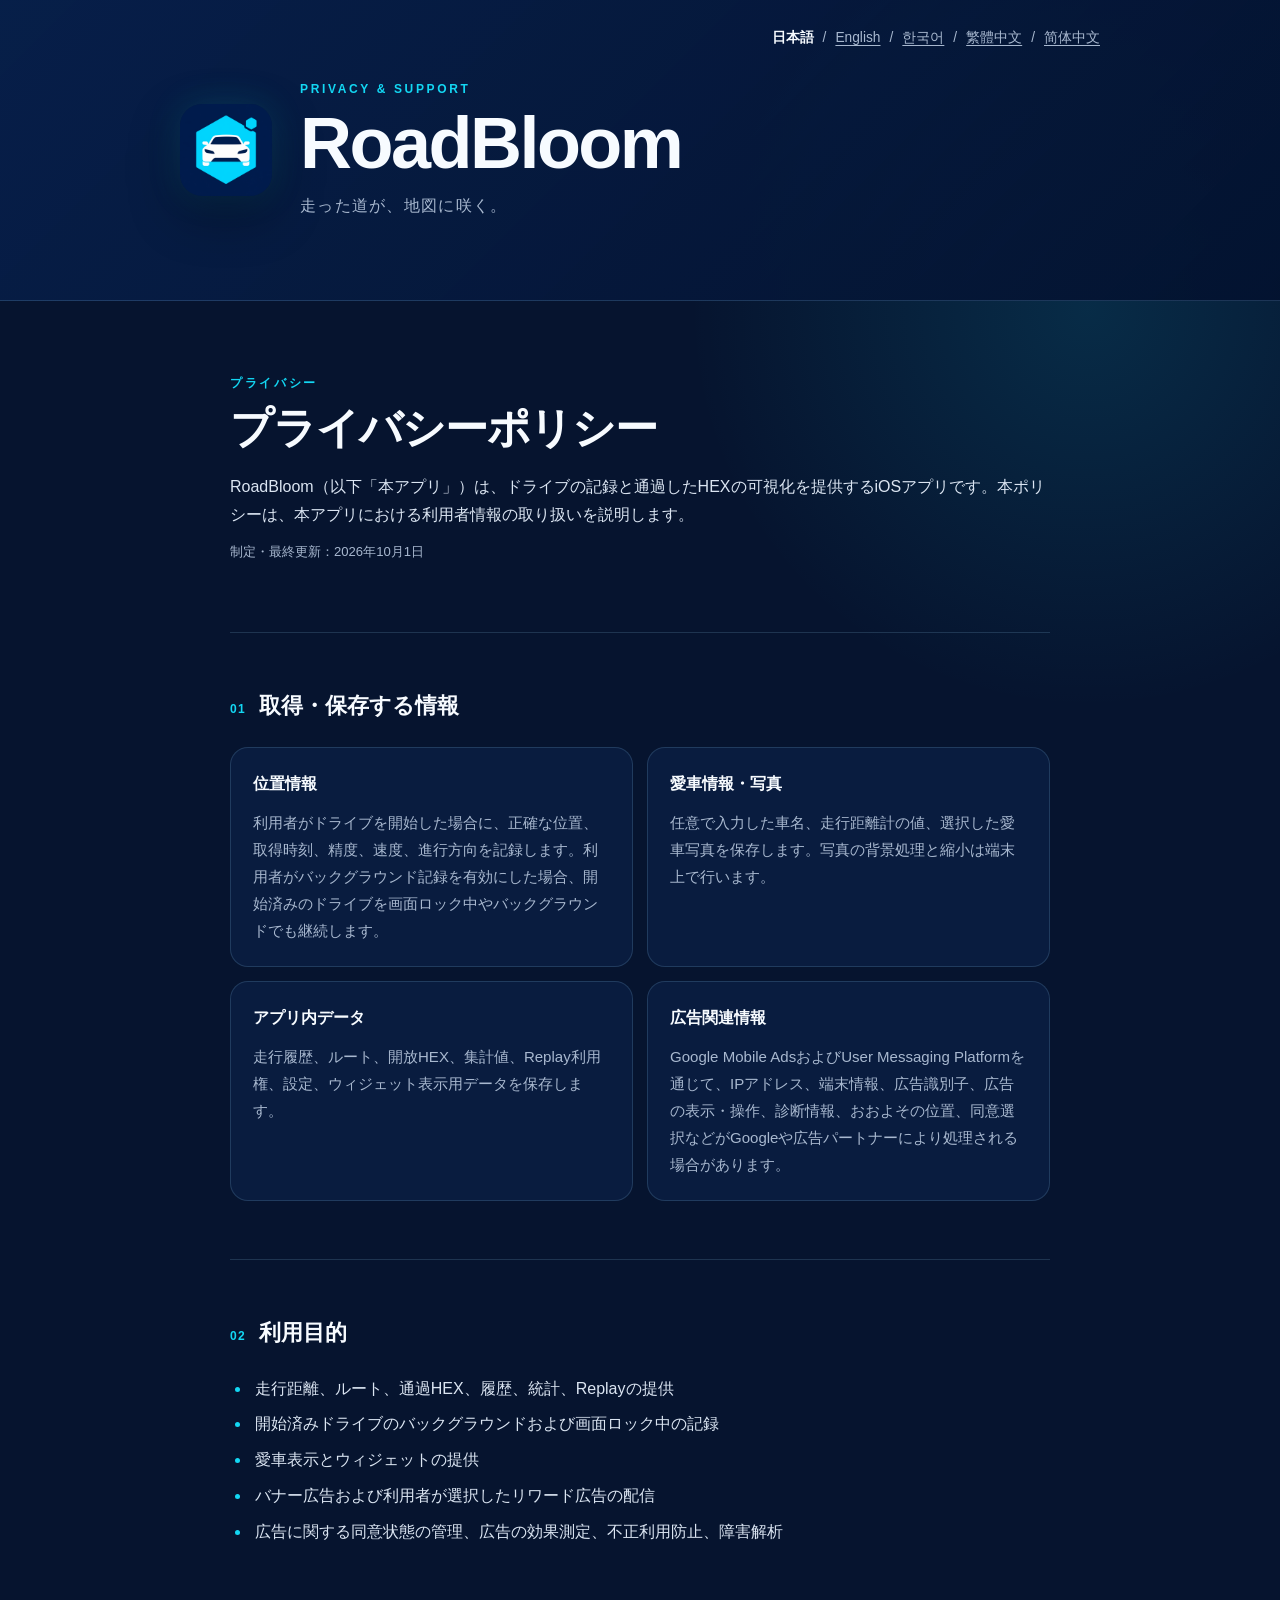
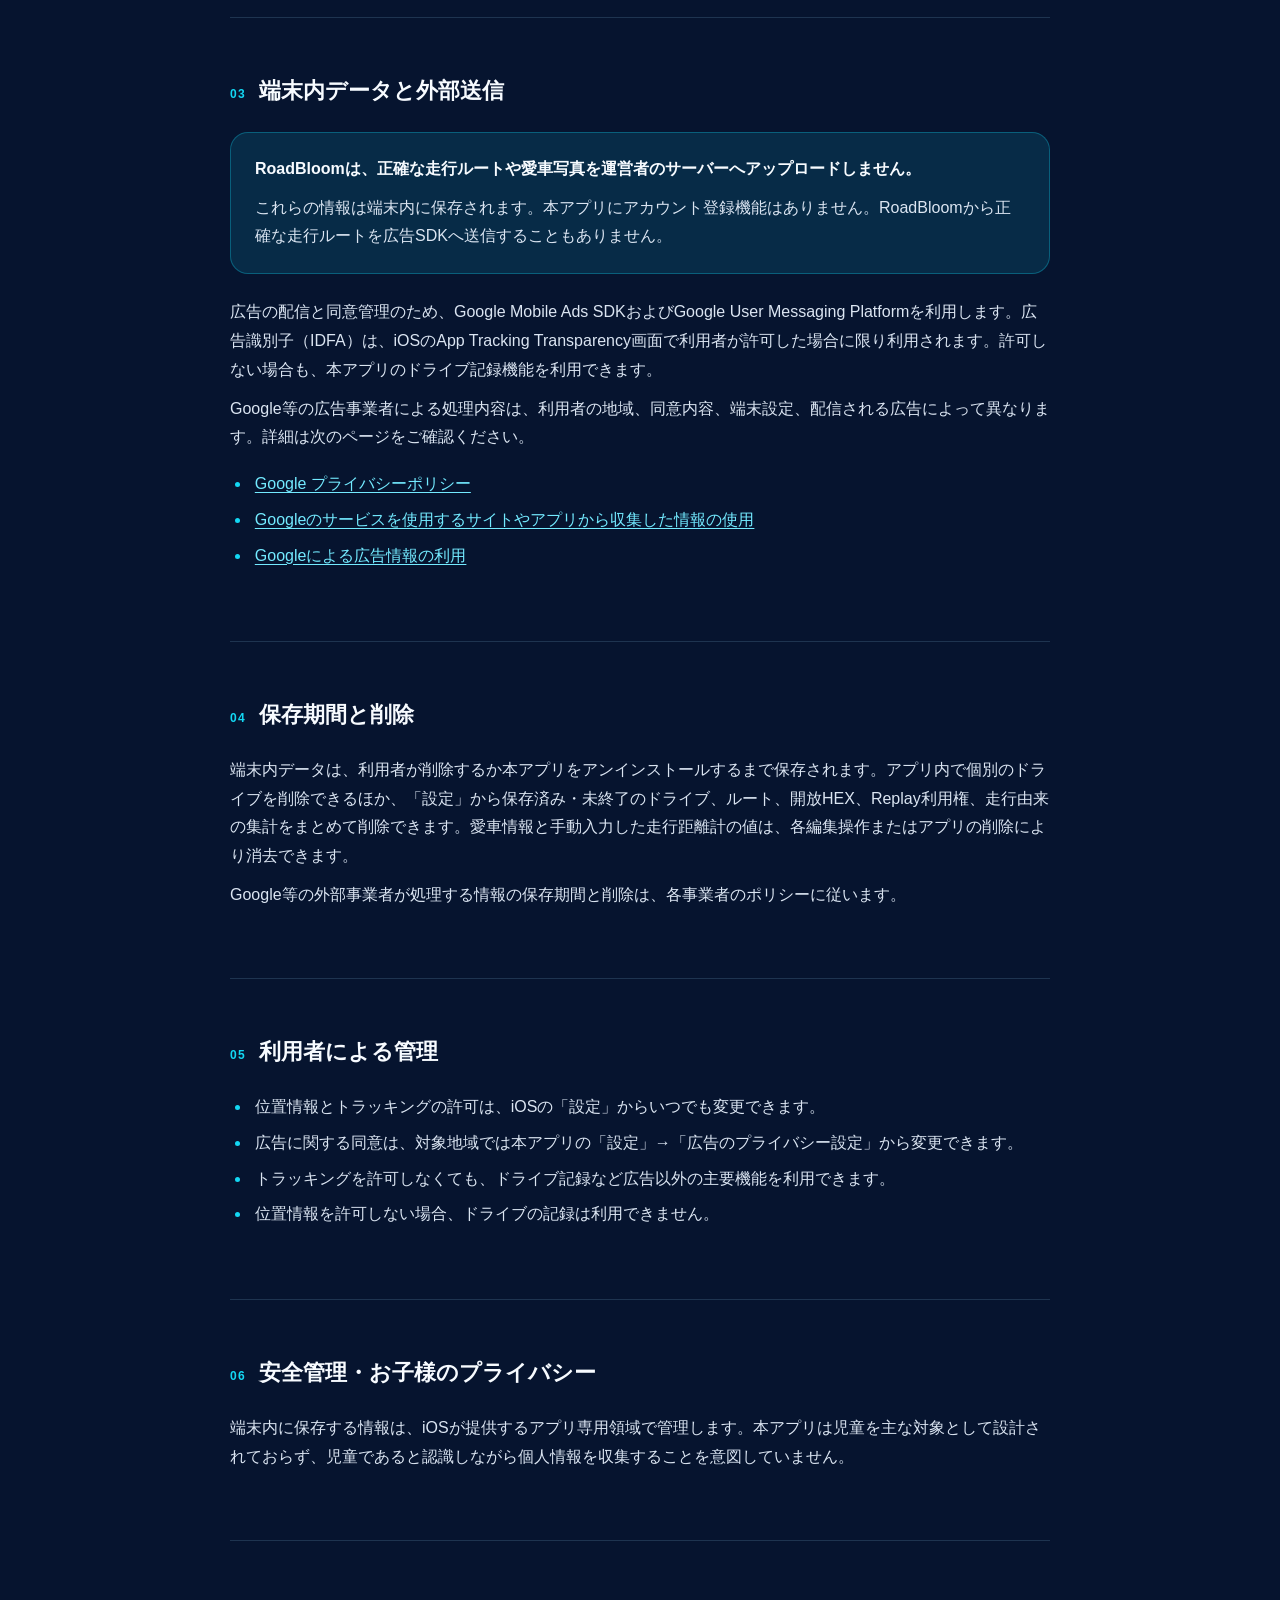
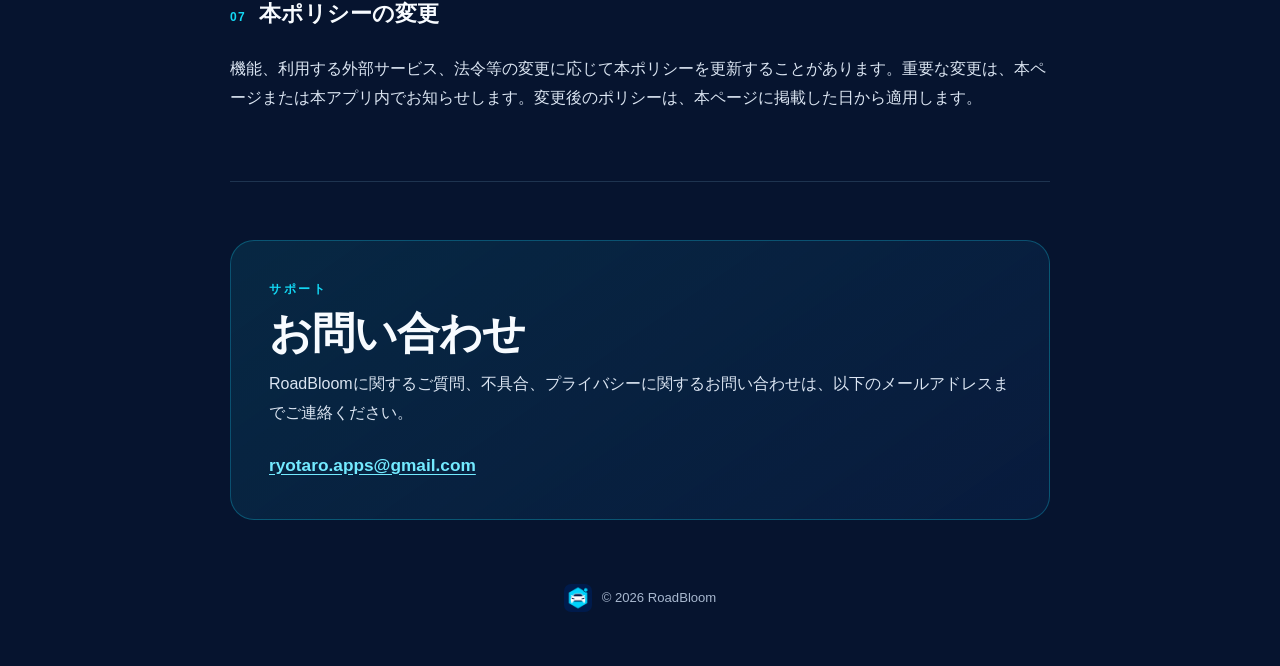
<file: index.html>
<!doctype html>
<html lang="ja">
<head>
  <meta charset="utf-8">
  <meta name="viewport" content="width=device-width, initial-scale=1">
  <meta name="description" content="RoadBloomのプライバシーポリシーとサポート情報">
  <meta name="theme-color" content="#071a3d">
  <link rel="canonical" href="https://tarochi94.github.io/roadbloom-privacy/">
  <link rel="alternate" hreflang="en" href="https://tarochi94.github.io/roadbloom-privacy/en.html">
  <link rel="icon" href="./app-icon.png">
  <link rel="stylesheet" href="./styles.css">
  <title>プライバシーポリシー | RoadBloom</title>
</head>
<body>
  <header class="hero">
    <div class="hero-inner">
      <nav class="language" aria-label="言語">
        <span aria-current="page">日本語</span>
        <span aria-hidden="true">/</span>
        <a href="./en.html" lang="en">English</a>
        <span aria-hidden="true">/</span>
        <a href="./ko.html" lang="ko">한국어</a>
        <span aria-hidden="true">/</span>
        <a href="./zh-Hant.html" lang="zh-Hant">繁體中文</a>
        <span aria-hidden="true">/</span>
        <a href="./zh-Hans.html" lang="zh-Hans">简体中文</a>
      </nav>
      <img class="app-icon" src="./app-icon.png" width="92" height="92" alt="RoadBloomアプリアイコン">
      <div>
        <p class="eyebrow">PRIVACY &amp; SUPPORT</p>
        <h1>RoadBloom</h1>
        <p class="tagline">走った道が、地図に咲く。</p>
      </div>
    </div>
  </header>

  <main>
    <section class="intro" aria-labelledby="privacy-title">
      <p class="kicker">プライバシー</p>
      <h2 id="privacy-title">プライバシーポリシー</h2>
      <p>RoadBloom（以下「本アプリ」）は、ドライブの記録と通過したHEXの可視化を提供するiOSアプリです。本ポリシーは、本アプリにおける利用者情報の取り扱いを説明します。</p>
      <p class="updated">制定・最終更新：2026年10月1日</p>
    </section>

    <section>
      <h3><span>01</span>取得・保存する情報</h3>
      <div class="grid">
        <article class="card">
          <h4>位置情報</h4>
          <p>利用者がドライブを開始した場合に、正確な位置、取得時刻、精度、速度、進行方向を記録します。利用者がバックグラウンド記録を有効にした場合、開始済みのドライブを画面ロック中やバックグラウンドでも継続します。</p>
        </article>
        <article class="card">
          <h4>愛車情報・写真</h4>
          <p>任意で入力した車名、走行距離計の値、選択した愛車写真を保存します。写真の背景処理と縮小は端末上で行います。</p>
        </article>
        <article class="card">
          <h4>アプリ内データ</h4>
          <p>走行履歴、ルート、開放HEX、集計値、Replay利用権、設定、ウィジェット表示用データを保存します。</p>
        </article>
        <article class="card">
          <h4>広告関連情報</h4>
          <p>Google Mobile AdsおよびUser Messaging Platformを通じて、IPアドレス、端末情報、広告識別子、広告の表示・操作、診断情報、おおよその位置、同意選択などがGoogleや広告パートナーにより処理される場合があります。</p>
        </article>
      </div>
    </section>

    <section>
      <h3><span>02</span>利用目的</h3>
      <ul>
        <li>走行距離、ルート、通過HEX、履歴、統計、Replayの提供</li>
        <li>開始済みドライブのバックグラウンドおよび画面ロック中の記録</li>
        <li>愛車表示とウィジェットの提供</li>
        <li>バナー広告および利用者が選択したリワード広告の配信</li>
        <li>広告に関する同意状態の管理、広告の効果測定、不正利用防止、障害解析</li>
      </ul>
    </section>

    <section>
      <h3><span>03</span>端末内データと外部送信</h3>
      <div class="notice">
        <strong>RoadBloomは、正確な走行ルートや愛車写真を運営者のサーバーへアップロードしません。</strong>
        <p>これらの情報は端末内に保存されます。本アプリにアカウント登録機能はありません。RoadBloomから正確な走行ルートを広告SDKへ送信することもありません。</p>
      </div>
      <p>広告の配信と同意管理のため、Google Mobile Ads SDKおよびGoogle User Messaging Platformを利用します。広告識別子（IDFA）は、iOSのApp Tracking Transparency画面で利用者が許可した場合に限り利用されます。許可しない場合も、本アプリのドライブ記録機能を利用できます。</p>
      <p>Google等の広告事業者による処理内容は、利用者の地域、同意内容、端末設定、配信される広告によって異なります。詳細は次のページをご確認ください。</p>
      <ul class="links">
        <li><a href="https://policies.google.com/privacy">Google プライバシーポリシー</a></li>
        <li><a href="https://policies.google.com/technologies/partner-sites">Googleのサービスを使用するサイトやアプリから収集した情報の使用</a></li>
        <li><a href="https://policies.google.com/technologies/ads">Googleによる広告情報の利用</a></li>
      </ul>
    </section>

    <section>
      <h3><span>04</span>保存期間と削除</h3>
      <p>端末内データは、利用者が削除するか本アプリをアンインストールするまで保存されます。アプリ内で個別のドライブを削除できるほか、「設定」から保存済み・未終了のドライブ、ルート、開放HEX、Replay利用権、走行由来の集計をまとめて削除できます。愛車情報と手動入力した走行距離計の値は、各編集操作またはアプリの削除により消去できます。</p>
      <p>Google等の外部事業者が処理する情報の保存期間と削除は、各事業者のポリシーに従います。</p>
    </section>

    <section>
      <h3><span>05</span>利用者による管理</h3>
      <ul>
        <li>位置情報とトラッキングの許可は、iOSの「設定」からいつでも変更できます。</li>
        <li>広告に関する同意は、対象地域では本アプリの「設定」→「広告のプライバシー設定」から変更できます。</li>
        <li>トラッキングを許可しなくても、ドライブ記録など広告以外の主要機能を利用できます。</li>
        <li>位置情報を許可しない場合、ドライブの記録は利用できません。</li>
      </ul>
    </section>

    <section>
      <h3><span>06</span>安全管理・お子様のプライバシー</h3>
      <p>端末内に保存する情報は、iOSが提供するアプリ専用領域で管理します。本アプリは児童を主な対象として設計されておらず、児童であると認識しながら個人情報を収集することを意図していません。</p>
    </section>

    <section>
      <h3><span>07</span>本ポリシーの変更</h3>
      <p>機能、利用する外部サービス、法令等の変更に応じて本ポリシーを更新することがあります。重要な変更は、本ページまたは本アプリ内でお知らせします。変更後のポリシーは、本ページに掲載した日から適用します。</p>
    </section>

    <section id="support" class="support">
      <p class="kicker">サポート</p>
      <h2>お問い合わせ</h2>
      <p>RoadBloomに関するご質問、不具合、プライバシーに関するお問い合わせは、以下のメールアドレスまでご連絡ください。</p>
      <a class="email" href="mailto:ryotaro.apps@gmail.com">ryotaro.apps@gmail.com</a>
    </section>
  </main>

  <footer>
    <img src="./app-icon.png" width="28" height="28" alt="">
    <span>© 2026 RoadBloom</span>
  </footer>
</body>
</html>
</file>
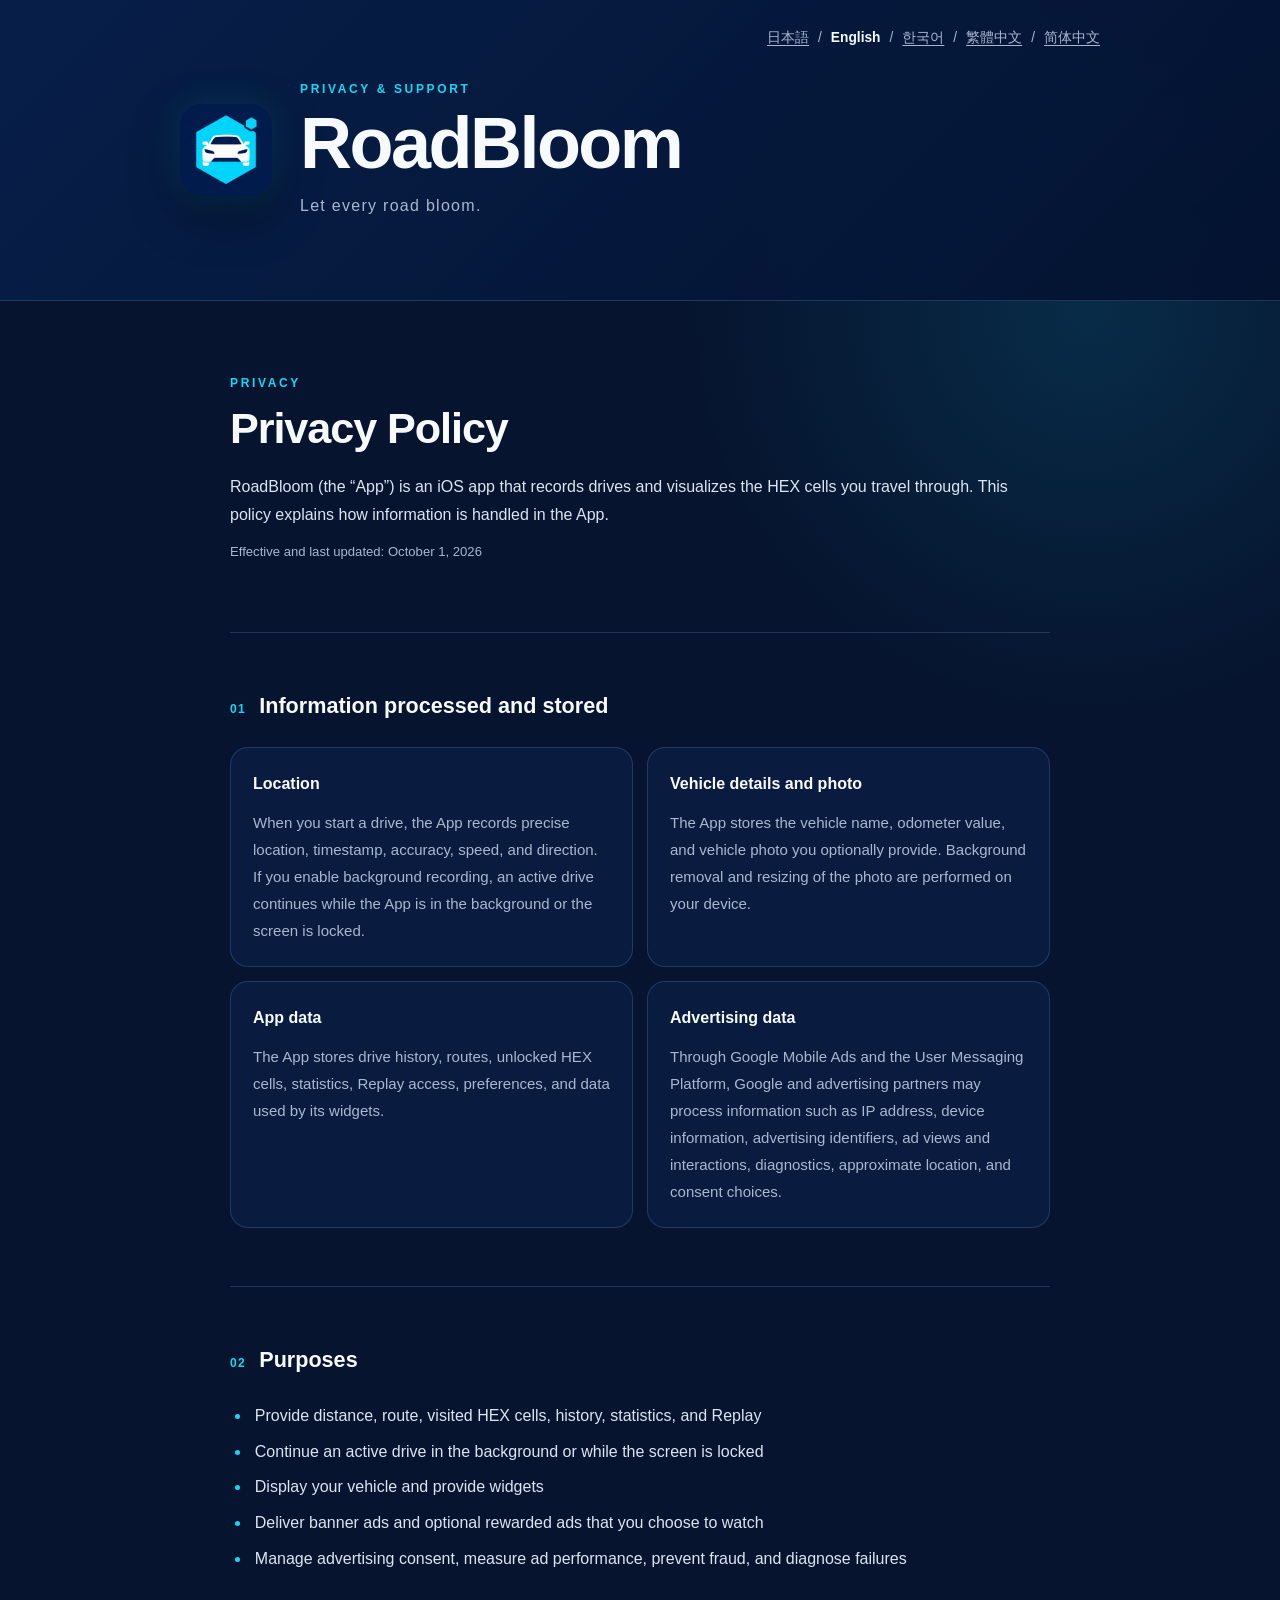
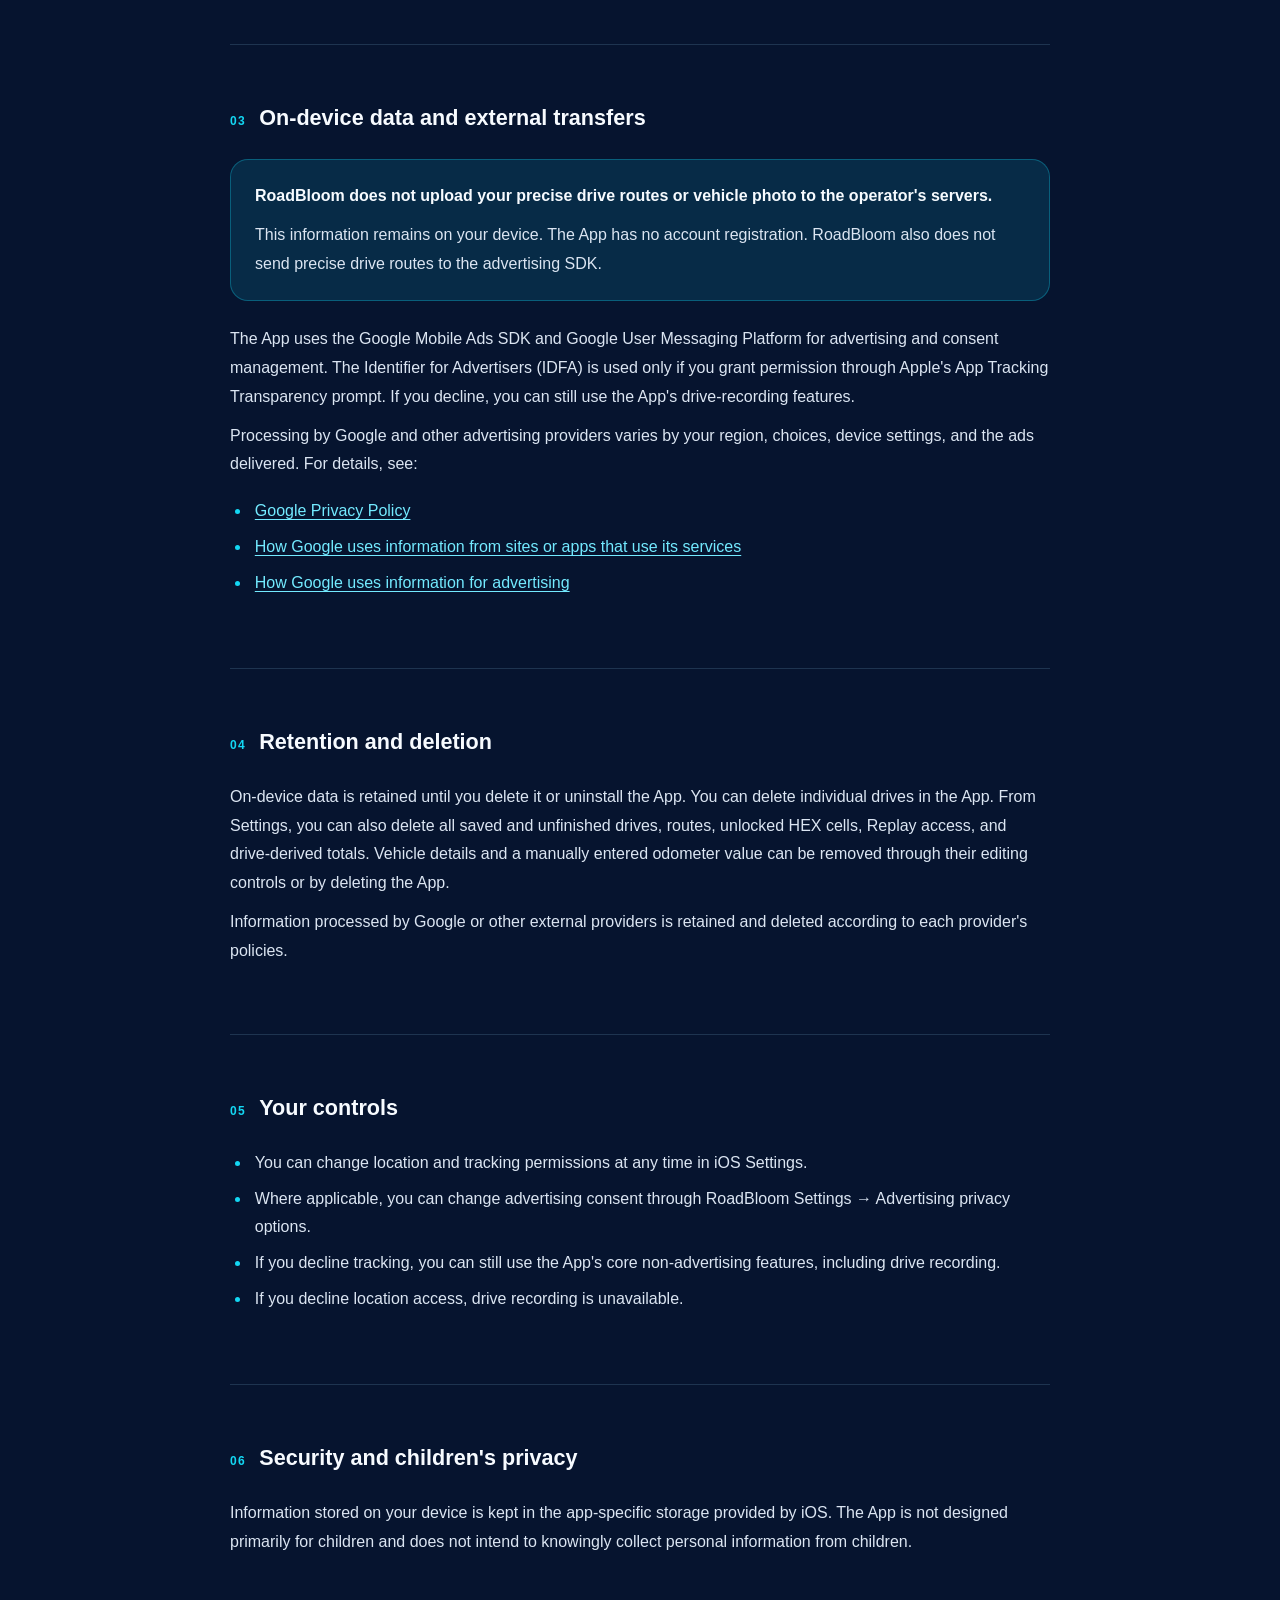
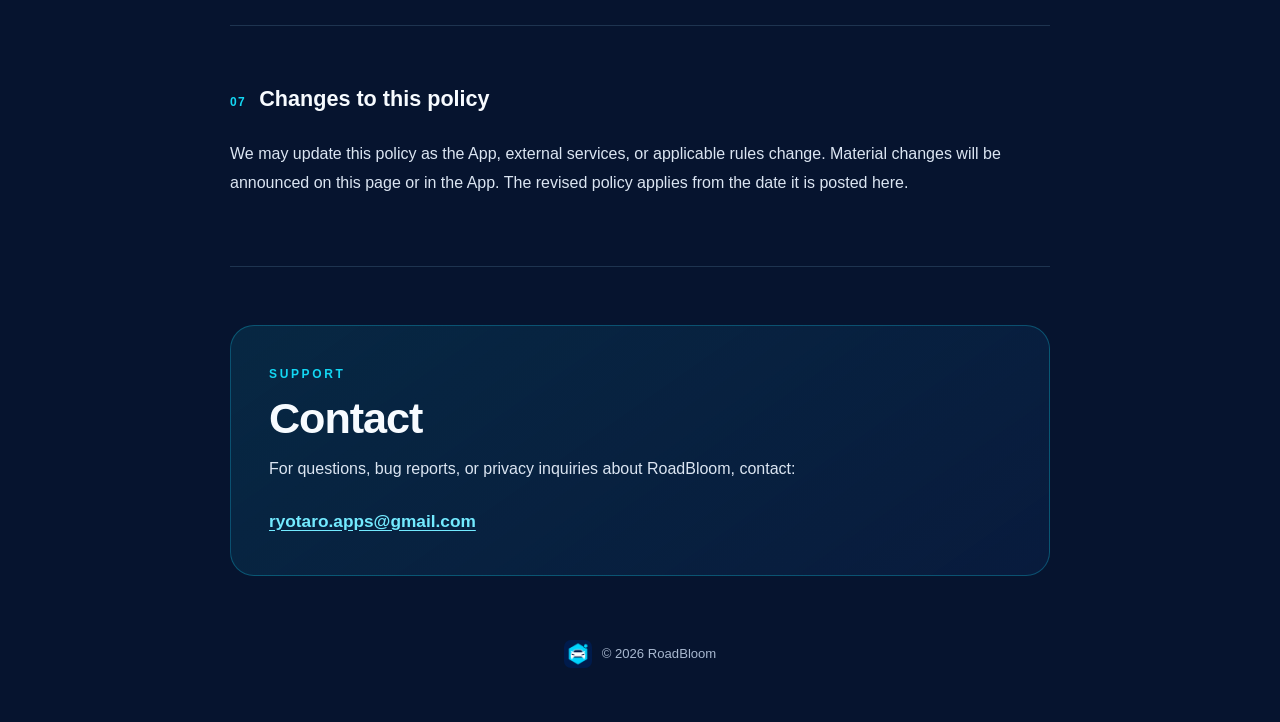
<file: en.html>
<!doctype html>
<html lang="en">
<head>
  <meta charset="utf-8">
  <meta name="viewport" content="width=device-width, initial-scale=1">
  <meta name="description" content="RoadBloom privacy policy and support information">
  <meta name="theme-color" content="#071a3d">
  <link rel="canonical" href="https://tarochi94.github.io/roadbloom-privacy/en.html">
  <link rel="alternate" hreflang="ja" href="https://tarochi94.github.io/roadbloom-privacy/">
  <link rel="icon" href="./app-icon.png">
  <link rel="stylesheet" href="./styles.css">
  <title>Privacy Policy | RoadBloom</title>
</head>
<body>
  <header class="hero">
    <div class="hero-inner">
      <nav class="language" aria-label="Language">
        <a href="./index.html" lang="ja">日本語</a>
        <span aria-hidden="true">/</span>
        <span aria-current="page">English</span>
        <span aria-hidden="true">/</span>
        <a href="./ko.html" lang="ko">한국어</a>
        <span aria-hidden="true">/</span>
        <a href="./zh-Hant.html" lang="zh-Hant">繁體中文</a>
        <span aria-hidden="true">/</span>
        <a href="./zh-Hans.html" lang="zh-Hans">简体中文</a>
      </nav>
      <img class="app-icon" src="./app-icon.png" width="92" height="92" alt="RoadBloom app icon">
      <div>
        <p class="eyebrow">PRIVACY &amp; SUPPORT</p>
        <h1>RoadBloom</h1>
        <p class="tagline">Let every road bloom.</p>
      </div>
    </div>
  </header>

  <main>
    <section class="intro" aria-labelledby="privacy-title">
      <p class="kicker">Privacy</p>
      <h2 id="privacy-title">Privacy Policy</h2>
      <p>RoadBloom (the “App”) is an iOS app that records drives and visualizes the HEX cells you travel through. This policy explains how information is handled in the App.</p>
      <p class="updated">Effective and last updated: October 1, 2026</p>
    </section>

    <section>
      <h3><span>01</span>Information processed and stored</h3>
      <div class="grid">
        <article class="card">
          <h4>Location</h4>
          <p>When you start a drive, the App records precise location, timestamp, accuracy, speed, and direction. If you enable background recording, an active drive continues while the App is in the background or the screen is locked.</p>
        </article>
        <article class="card">
          <h4>Vehicle details and photo</h4>
          <p>The App stores the vehicle name, odometer value, and vehicle photo you optionally provide. Background removal and resizing of the photo are performed on your device.</p>
        </article>
        <article class="card">
          <h4>App data</h4>
          <p>The App stores drive history, routes, unlocked HEX cells, statistics, Replay access, preferences, and data used by its widgets.</p>
        </article>
        <article class="card">
          <h4>Advertising data</h4>
          <p>Through Google Mobile Ads and the User Messaging Platform, Google and advertising partners may process information such as IP address, device information, advertising identifiers, ad views and interactions, diagnostics, approximate location, and consent choices.</p>
        </article>
      </div>
    </section>

    <section>
      <h3><span>02</span>Purposes</h3>
      <ul>
        <li>Provide distance, route, visited HEX cells, history, statistics, and Replay</li>
        <li>Continue an active drive in the background or while the screen is locked</li>
        <li>Display your vehicle and provide widgets</li>
        <li>Deliver banner ads and optional rewarded ads that you choose to watch</li>
        <li>Manage advertising consent, measure ad performance, prevent fraud, and diagnose failures</li>
      </ul>
    </section>

    <section>
      <h3><span>03</span>On-device data and external transfers</h3>
      <div class="notice">
        <strong>RoadBloom does not upload your precise drive routes or vehicle photo to the operator's servers.</strong>
        <p>This information remains on your device. The App has no account registration. RoadBloom also does not send precise drive routes to the advertising SDK.</p>
      </div>
      <p>The App uses the Google Mobile Ads SDK and Google User Messaging Platform for advertising and consent management. The Identifier for Advertisers (IDFA) is used only if you grant permission through Apple's App Tracking Transparency prompt. If you decline, you can still use the App's drive-recording features.</p>
      <p>Processing by Google and other advertising providers varies by your region, choices, device settings, and the ads delivered. For details, see:</p>
      <ul class="links">
        <li><a href="https://policies.google.com/privacy">Google Privacy Policy</a></li>
        <li><a href="https://policies.google.com/technologies/partner-sites">How Google uses information from sites or apps that use its services</a></li>
        <li><a href="https://policies.google.com/technologies/ads">How Google uses information for advertising</a></li>
      </ul>
    </section>

    <section>
      <h3><span>04</span>Retention and deletion</h3>
      <p>On-device data is retained until you delete it or uninstall the App. You can delete individual drives in the App. From Settings, you can also delete all saved and unfinished drives, routes, unlocked HEX cells, Replay access, and drive-derived totals. Vehicle details and a manually entered odometer value can be removed through their editing controls or by deleting the App.</p>
      <p>Information processed by Google or other external providers is retained and deleted according to each provider's policies.</p>
    </section>

    <section>
      <h3><span>05</span>Your controls</h3>
      <ul>
        <li>You can change location and tracking permissions at any time in iOS Settings.</li>
        <li>Where applicable, you can change advertising consent through RoadBloom Settings → Advertising privacy options.</li>
        <li>If you decline tracking, you can still use the App's core non-advertising features, including drive recording.</li>
        <li>If you decline location access, drive recording is unavailable.</li>
      </ul>
    </section>

    <section>
      <h3><span>06</span>Security and children's privacy</h3>
      <p>Information stored on your device is kept in the app-specific storage provided by iOS. The App is not designed primarily for children and does not intend to knowingly collect personal information from children.</p>
    </section>

    <section>
      <h3><span>07</span>Changes to this policy</h3>
      <p>We may update this policy as the App, external services, or applicable rules change. Material changes will be announced on this page or in the App. The revised policy applies from the date it is posted here.</p>
    </section>

    <section id="support" class="support">
      <p class="kicker">Support</p>
      <h2>Contact</h2>
      <p>For questions, bug reports, or privacy inquiries about RoadBloom, contact:</p>
      <a class="email" href="mailto:ryotaro.apps@gmail.com">ryotaro.apps@gmail.com</a>
    </section>
  </main>

  <footer>
    <img src="./app-icon.png" width="28" height="28" alt="">
    <span>© 2026 RoadBloom</span>
  </footer>
</body>
</html>
</file>
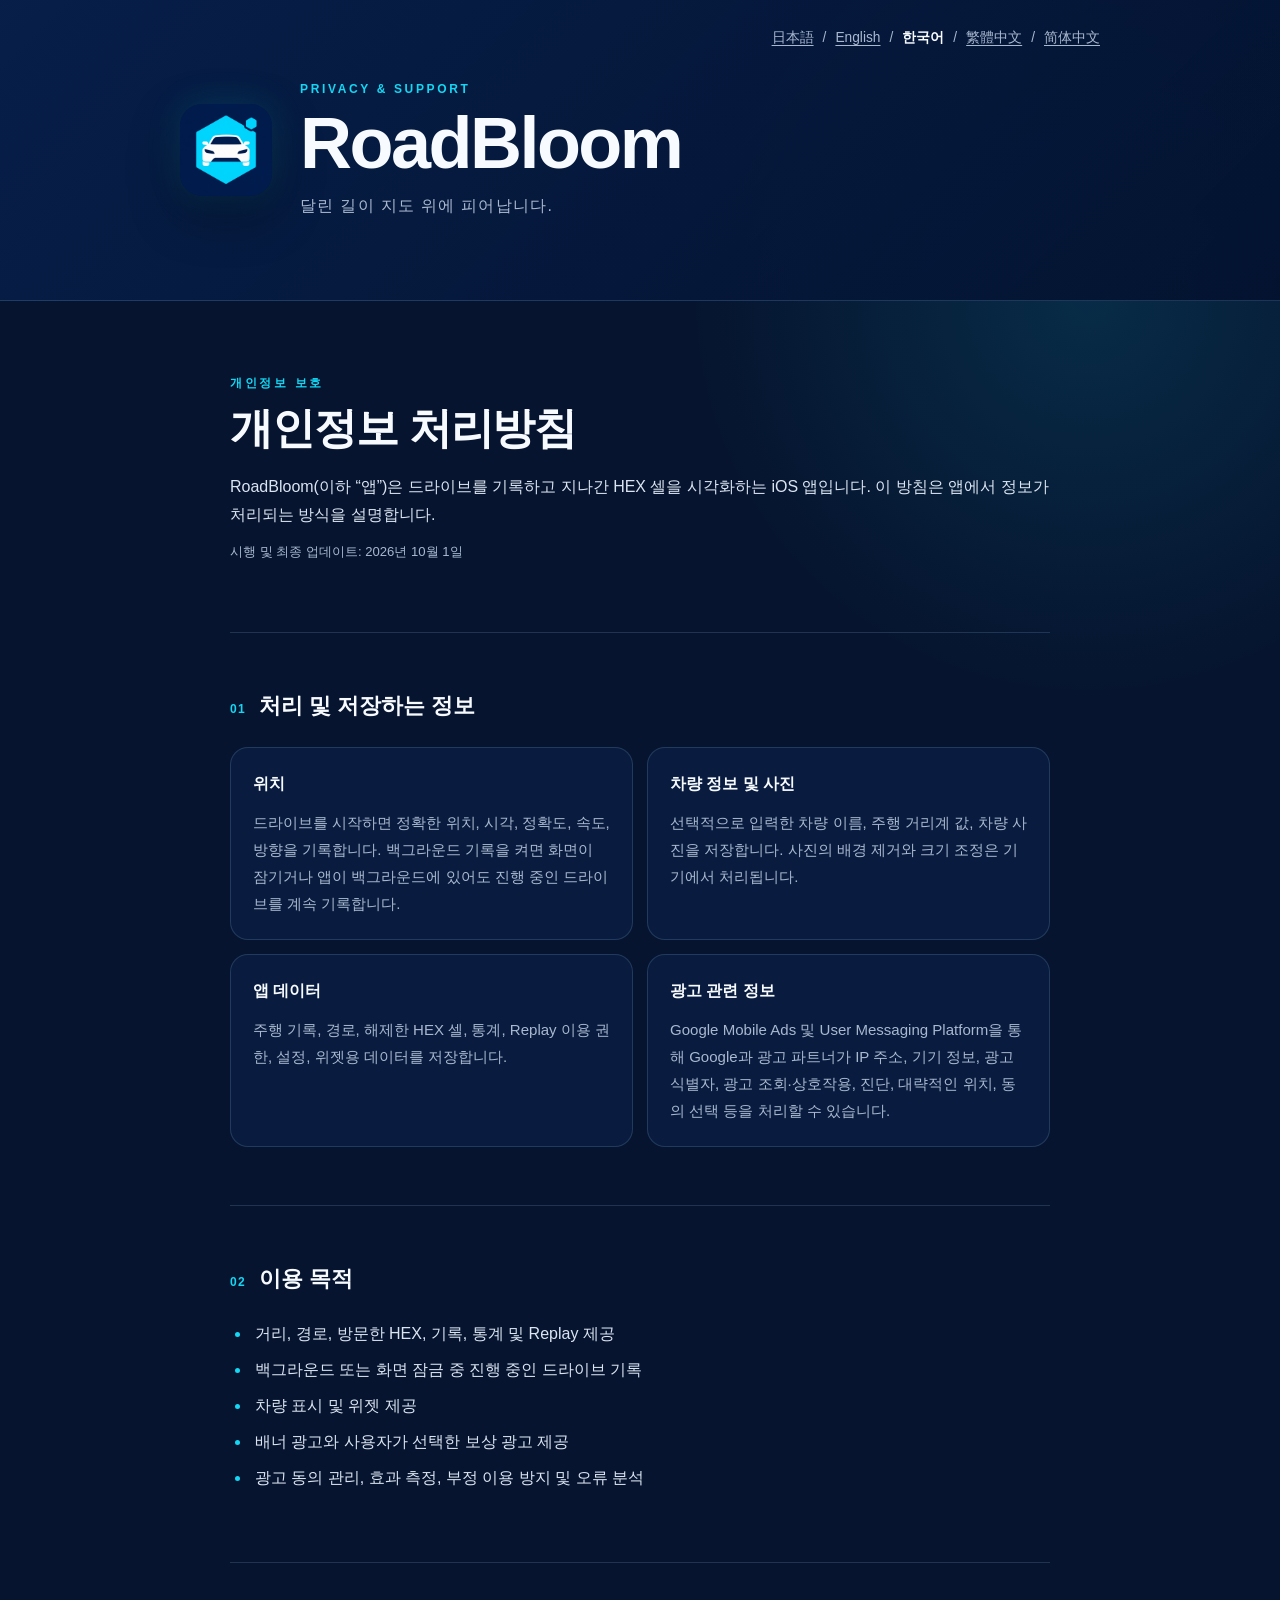
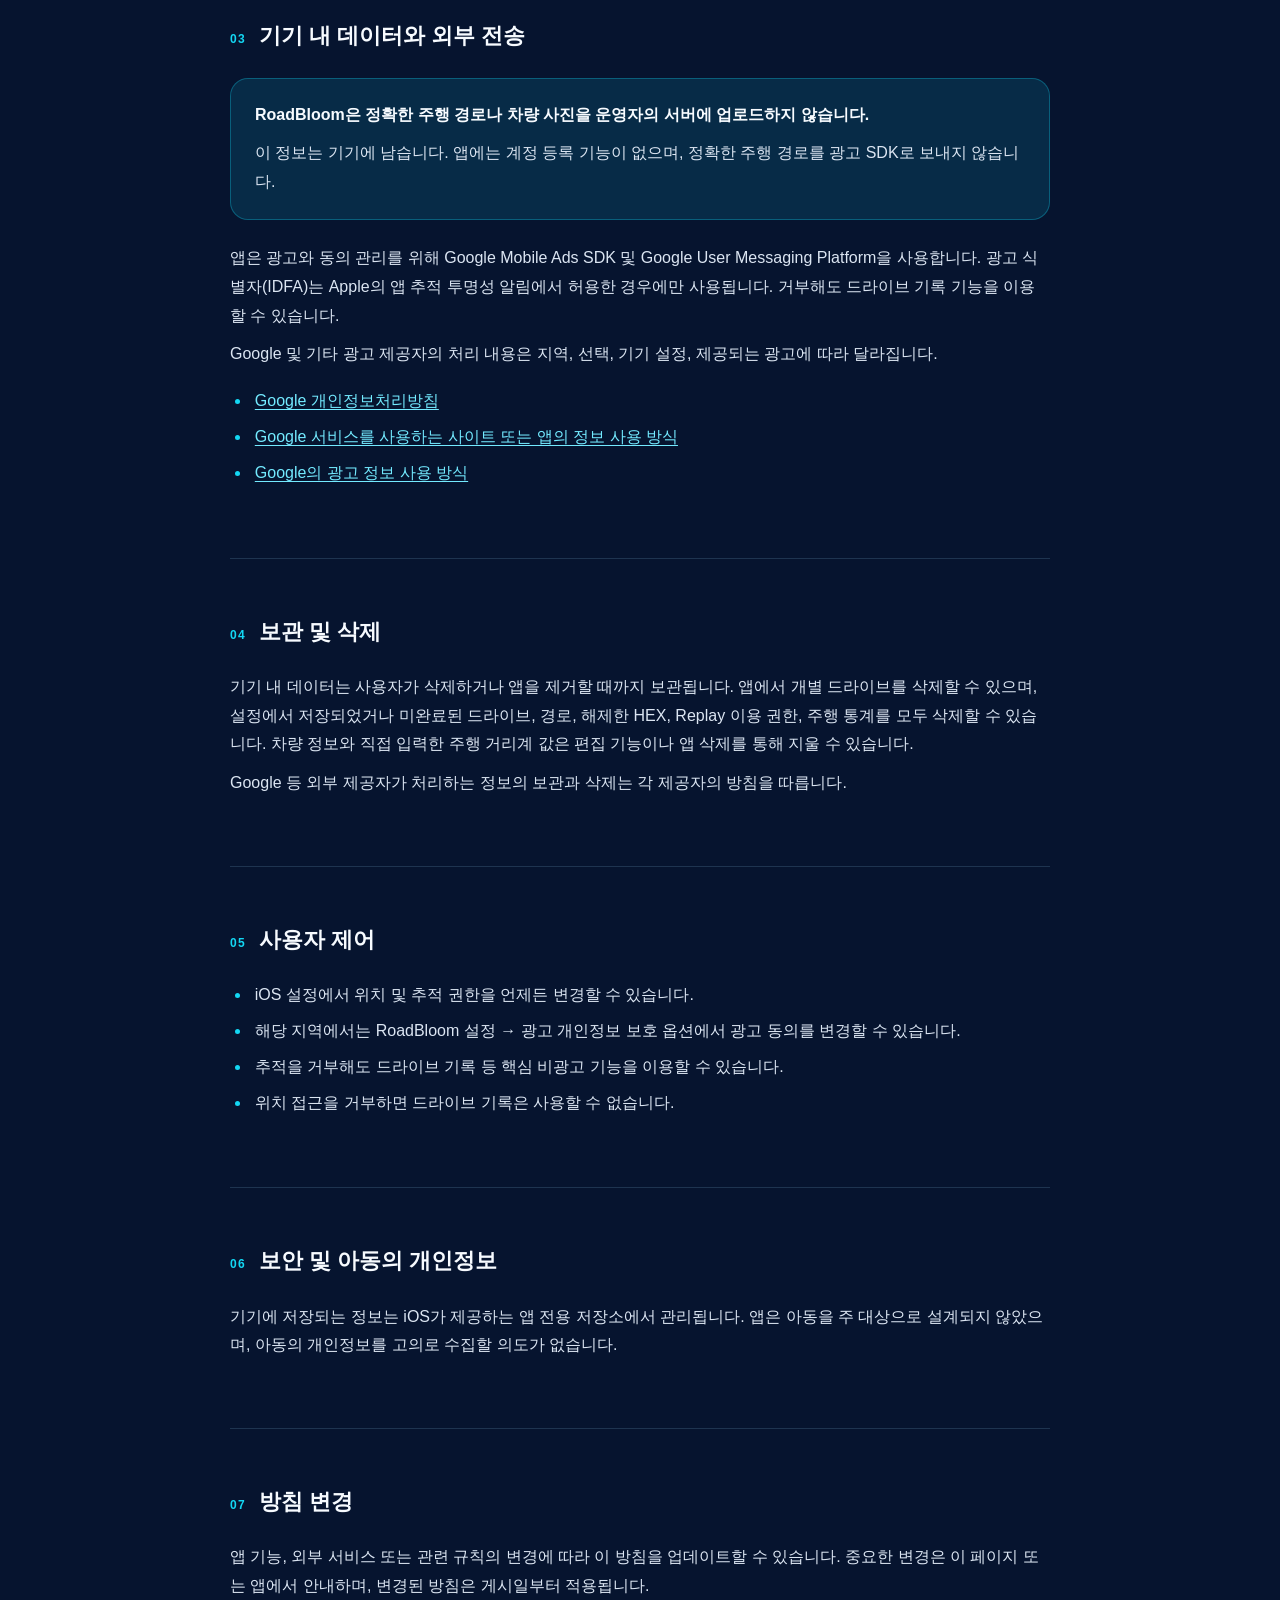
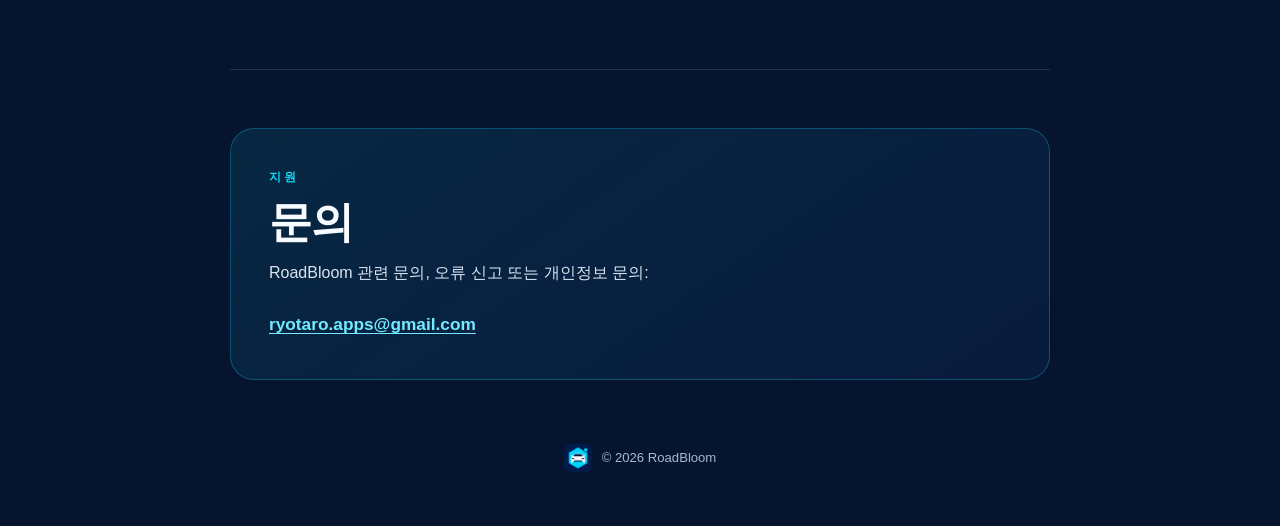
<file: ko.html>
<!doctype html>
<html lang="ko">
<head>
  <meta charset="utf-8">
  <meta name="viewport" content="width=device-width, initial-scale=1">
  <meta name="description" content="RoadBloom 개인정보 처리방침 및 지원 정보">
  <meta name="theme-color" content="#071a3d">
  <link rel="canonical" href="https://tarochi94.github.io/roadbloom-privacy/ko.html">
  <link rel="icon" href="./app-icon.png">
  <link rel="stylesheet" href="./styles.css">
  <title>개인정보 처리방침 | RoadBloom</title>
</head>
<body>
  <header class="hero"><div class="hero-inner">
    <nav class="language" aria-label="언어">
      <a href="./index.html" lang="ja">日本語</a><span aria-hidden="true">/</span>
      <a href="./en.html" lang="en">English</a><span aria-hidden="true">/</span>
      <span aria-current="page">한국어</span><span aria-hidden="true">/</span>
      <a href="./zh-Hant.html" lang="zh-Hant">繁體中文</a><span aria-hidden="true">/</span>
      <a href="./zh-Hans.html" lang="zh-Hans">简体中文</a>
    </nav>
    <img class="app-icon" src="./app-icon.png" width="92" height="92" alt="RoadBloom 앱 아이콘">
    <div><p class="eyebrow">PRIVACY &amp; SUPPORT</p><h1>RoadBloom</h1><p class="tagline">달린 길이 지도 위에 피어납니다.</p></div>
  </div></header>
  <main>
    <section class="intro" aria-labelledby="privacy-title">
      <p class="kicker">개인정보 보호</p><h2 id="privacy-title">개인정보 처리방침</h2>
      <p>RoadBloom(이하 “앱”)은 드라이브를 기록하고 지나간 HEX 셀을 시각화하는 iOS 앱입니다. 이 방침은 앱에서 정보가 처리되는 방식을 설명합니다.</p>
      <p class="updated">시행 및 최종 업데이트: 2026년 10월 1일</p>
    </section>
    <section><h3><span>01</span>처리 및 저장하는 정보</h3><div class="grid">
      <article class="card"><h4>위치</h4><p>드라이브를 시작하면 정확한 위치, 시각, 정확도, 속도, 방향을 기록합니다. 백그라운드 기록을 켜면 화면이 잠기거나 앱이 백그라운드에 있어도 진행 중인 드라이브를 계속 기록합니다.</p></article>
      <article class="card"><h4>차량 정보 및 사진</h4><p>선택적으로 입력한 차량 이름, 주행 거리계 값, 차량 사진을 저장합니다. 사진의 배경 제거와 크기 조정은 기기에서 처리됩니다.</p></article>
      <article class="card"><h4>앱 데이터</h4><p>주행 기록, 경로, 해제한 HEX 셀, 통계, Replay 이용 권한, 설정, 위젯용 데이터를 저장합니다.</p></article>
      <article class="card"><h4>광고 관련 정보</h4><p>Google Mobile Ads 및 User Messaging Platform을 통해 Google과 광고 파트너가 IP 주소, 기기 정보, 광고 식별자, 광고 조회·상호작용, 진단, 대략적인 위치, 동의 선택 등을 처리할 수 있습니다.</p></article>
    </div></section>
    <section><h3><span>02</span>이용 목적</h3><ul>
      <li>거리, 경로, 방문한 HEX, 기록, 통계 및 Replay 제공</li><li>백그라운드 또는 화면 잠금 중 진행 중인 드라이브 기록</li><li>차량 표시 및 위젯 제공</li><li>배너 광고와 사용자가 선택한 보상 광고 제공</li><li>광고 동의 관리, 효과 측정, 부정 이용 방지 및 오류 분석</li>
    </ul></section>
    <section><h3><span>03</span>기기 내 데이터와 외부 전송</h3>
      <div class="notice"><strong>RoadBloom은 정확한 주행 경로나 차량 사진을 운영자의 서버에 업로드하지 않습니다.</strong><p>이 정보는 기기에 남습니다. 앱에는 계정 등록 기능이 없으며, 정확한 주행 경로를 광고 SDK로 보내지 않습니다.</p></div>
      <p>앱은 광고와 동의 관리를 위해 Google Mobile Ads SDK 및 Google User Messaging Platform을 사용합니다. 광고 식별자(IDFA)는 Apple의 앱 추적 투명성 알림에서 허용한 경우에만 사용됩니다. 거부해도 드라이브 기록 기능을 이용할 수 있습니다.</p>
      <p>Google 및 기타 광고 제공자의 처리 내용은 지역, 선택, 기기 설정, 제공되는 광고에 따라 달라집니다.</p>
      <ul class="links"><li><a href="https://policies.google.com/privacy">Google 개인정보처리방침</a></li><li><a href="https://policies.google.com/technologies/partner-sites">Google 서비스를 사용하는 사이트 또는 앱의 정보 사용 방식</a></li><li><a href="https://policies.google.com/technologies/ads">Google의 광고 정보 사용 방식</a></li></ul>
    </section>
    <section><h3><span>04</span>보관 및 삭제</h3><p>기기 내 데이터는 사용자가 삭제하거나 앱을 제거할 때까지 보관됩니다. 앱에서 개별 드라이브를 삭제할 수 있으며, 설정에서 저장되었거나 미완료된 드라이브, 경로, 해제한 HEX, Replay 이용 권한, 주행 통계를 모두 삭제할 수 있습니다. 차량 정보와 직접 입력한 주행 거리계 값은 편집 기능이나 앱 삭제를 통해 지울 수 있습니다.</p><p>Google 등 외부 제공자가 처리하는 정보의 보관과 삭제는 각 제공자의 방침을 따릅니다.</p></section>
    <section><h3><span>05</span>사용자 제어</h3><ul><li>iOS 설정에서 위치 및 추적 권한을 언제든 변경할 수 있습니다.</li><li>해당 지역에서는 RoadBloom 설정 → 광고 개인정보 보호 옵션에서 광고 동의를 변경할 수 있습니다.</li><li>추적을 거부해도 드라이브 기록 등 핵심 비광고 기능을 이용할 수 있습니다.</li><li>위치 접근을 거부하면 드라이브 기록은 사용할 수 없습니다.</li></ul></section>
    <section><h3><span>06</span>보안 및 아동의 개인정보</h3><p>기기에 저장되는 정보는 iOS가 제공하는 앱 전용 저장소에서 관리됩니다. 앱은 아동을 주 대상으로 설계되지 않았으며, 아동의 개인정보를 고의로 수집할 의도가 없습니다.</p></section>
    <section><h3><span>07</span>방침 변경</h3><p>앱 기능, 외부 서비스 또는 관련 규칙의 변경에 따라 이 방침을 업데이트할 수 있습니다. 중요한 변경은 이 페이지 또는 앱에서 안내하며, 변경된 방침은 게시일부터 적용됩니다.</p></section>
    <section id="support" class="support"><p class="kicker">지원</p><h2>문의</h2><p>RoadBloom 관련 문의, 오류 신고 또는 개인정보 문의:</p><a class="email" href="mailto:ryotaro.apps@gmail.com">ryotaro.apps@gmail.com</a></section>
  </main>
  <footer><img src="./app-icon.png" width="28" height="28" alt=""><span>© 2026 RoadBloom</span></footer>
</body>
</html>
</file>
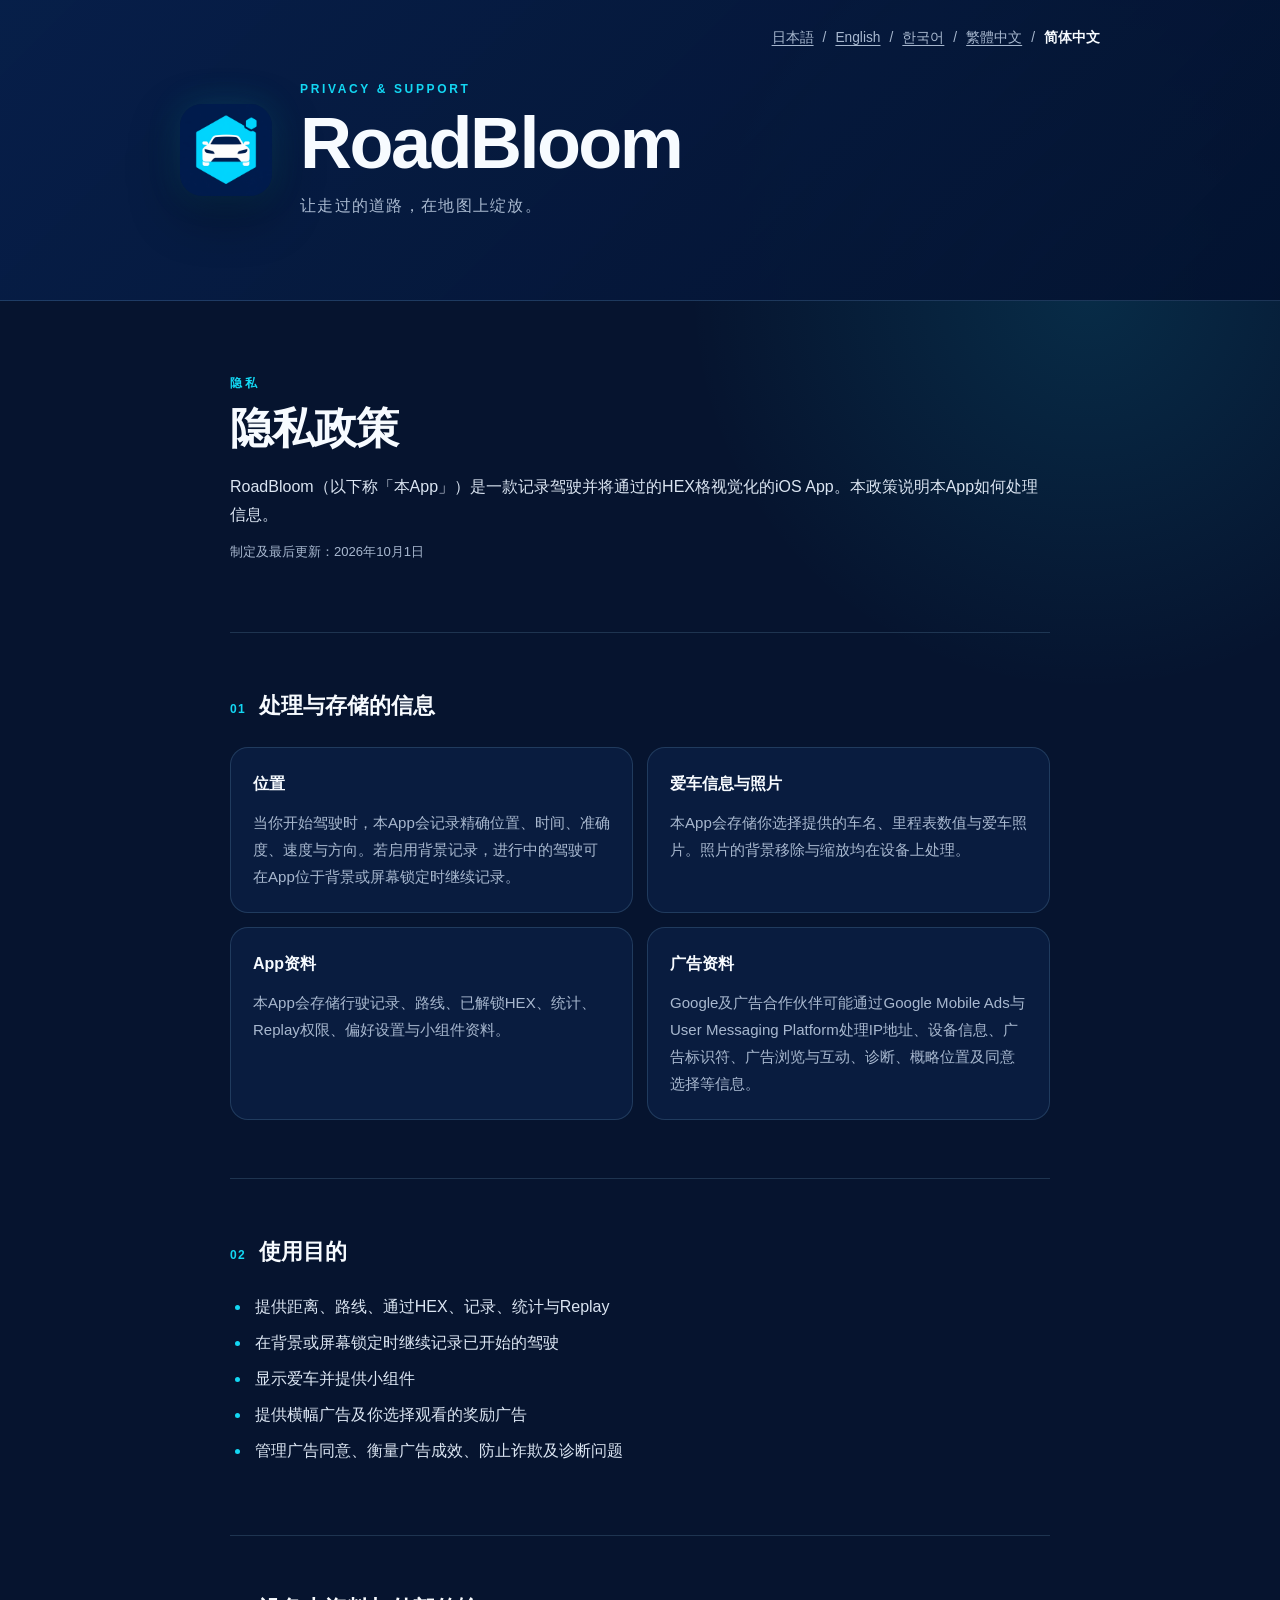
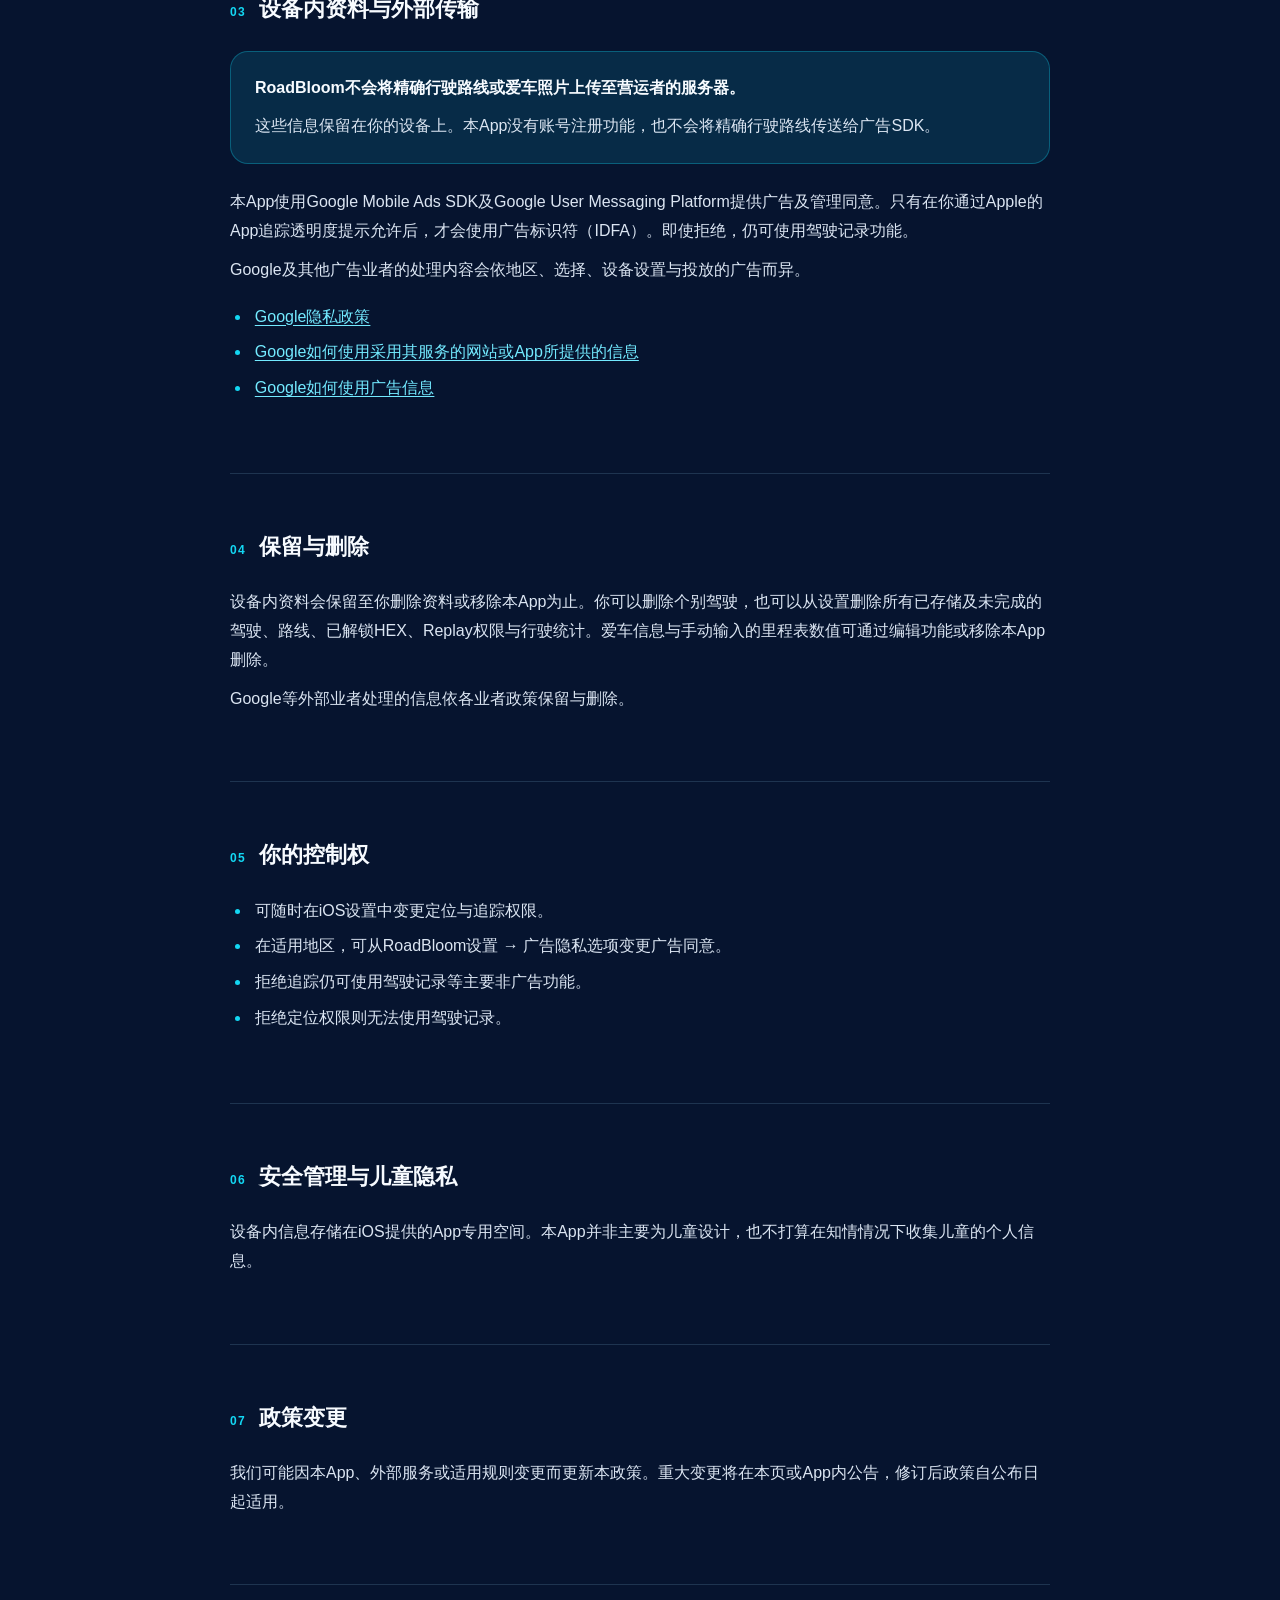
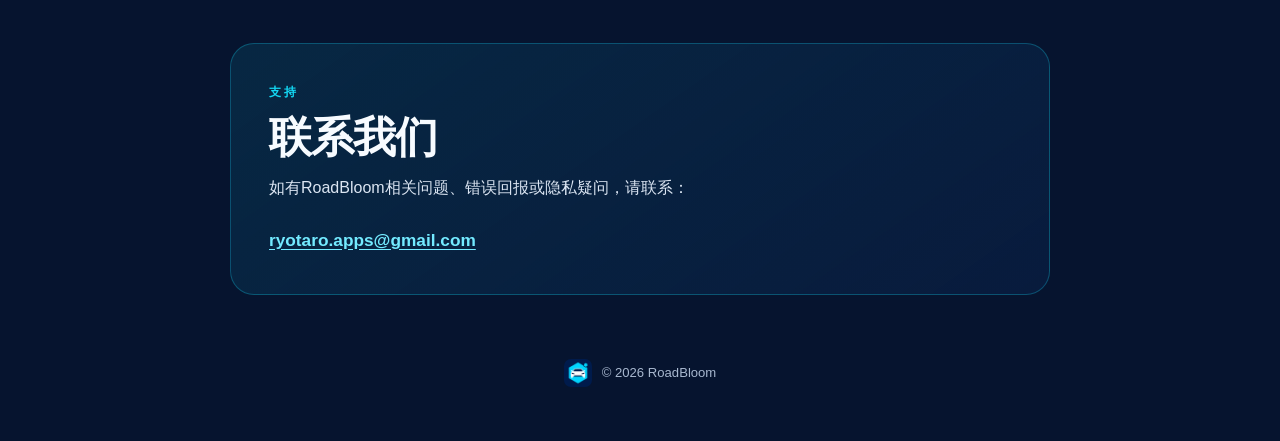
<file: zh-Hans.html>
<!doctype html>
<html lang="zh-Hans">
<head>
  <meta charset="utf-8">
  <meta name="viewport" content="width=device-width, initial-scale=1">
  <meta name="description" content="RoadBloom隐私政策与支持信息">
  <meta name="theme-color" content="#071a3d">
  <link rel="canonical" href="https://tarochi94.github.io/roadbloom-privacy/zh-Hans.html">
  <link rel="icon" href="./app-icon.png">
  <link rel="stylesheet" href="./styles.css">
  <title>隐私政策 | RoadBloom</title>
</head>
<body>
  <header class="hero"><div class="hero-inner">
    <nav class="language" aria-label="语言">
      <a href="./index.html" lang="ja">日本語</a><span aria-hidden="true">/</span>
      <a href="./en.html" lang="en">English</a><span aria-hidden="true">/</span>
      <a href="./ko.html" lang="ko">한국어</a><span aria-hidden="true">/</span>
      <a href="./zh-Hant.html" lang="zh-Hant">繁體中文</a><span aria-hidden="true">/</span>
      <span aria-current="page">简体中文</span>
    </nav>
    <img class="app-icon" src="./app-icon.png" width="92" height="92" alt="RoadBloom App图示">
    <div><p class="eyebrow">PRIVACY &amp; SUPPORT</p><h1>RoadBloom</h1><p class="tagline">让走过的道路，在地图上绽放。</p></div>
  </div></header>
  <main>
    <section class="intro" aria-labelledby="privacy-title"><p class="kicker">隐私</p><h2 id="privacy-title">隐私政策</h2><p>RoadBloom（以下称「本App」）是一款记录驾驶并将通过的HEX格视觉化的iOS App。本政策说明本App如何处理信息。</p><p class="updated">制定及最后更新：2026年10月1日</p></section>
    <section><h3><span>01</span>处理与存储的信息</h3><div class="grid">
      <article class="card"><h4>位置</h4><p>当你开始驾驶时，本App会记录精确位置、时间、准确度、速度与方向。若启用背景记录，进行中的驾驶可在App位于背景或屏幕锁定时继续记录。</p></article>
      <article class="card"><h4>爱车信息与照片</h4><p>本App会存储你选择提供的车名、里程表数值与爱车照片。照片的背景移除与缩放均在设备上处理。</p></article>
      <article class="card"><h4>App资料</h4><p>本App会存储行驶记录、路线、已解锁HEX、统计、Replay权限、偏好设置与小组件资料。</p></article>
      <article class="card"><h4>广告资料</h4><p>Google及广告合作伙伴可能通过Google Mobile Ads与User Messaging Platform处理IP地址、设备信息、广告标识符、广告浏览与互动、诊断、概略位置及同意选择等信息。</p></article>
    </div></section>
    <section><h3><span>02</span>使用目的</h3><ul><li>提供距离、路线、通过HEX、记录、统计与Replay</li><li>在背景或屏幕锁定时继续记录已开始的驾驶</li><li>显示爱车并提供小组件</li><li>提供横幅广告及你选择观看的奖励广告</li><li>管理广告同意、衡量广告成效、防止诈欺及诊断问题</li></ul></section>
    <section><h3><span>03</span>设备内资料与外部传输</h3>
      <div class="notice"><strong>RoadBloom不会将精确行驶路线或爱车照片上传至营运者的服务器。</strong><p>这些信息保留在你的设备上。本App没有账号注册功能，也不会将精确行驶路线传送给广告SDK。</p></div>
      <p>本App使用Google Mobile Ads SDK及Google User Messaging Platform提供广告及管理同意。只有在你通过Apple的App追踪透明度提示允许后，才会使用广告标识符（IDFA）。即使拒绝，仍可使用驾驶记录功能。</p>
      <p>Google及其他广告业者的处理内容会依地区、选择、设备设置与投放的广告而异。</p>
      <ul class="links"><li><a href="https://policies.google.com/privacy">Google隐私政策</a></li><li><a href="https://policies.google.com/technologies/partner-sites">Google如何使用采用其服务的网站或App所提供的信息</a></li><li><a href="https://policies.google.com/technologies/ads">Google如何使用广告信息</a></li></ul>
    </section>
    <section><h3><span>04</span>保留与删除</h3><p>设备内资料会保留至你删除资料或移除本App为止。你可以删除个别驾驶，也可以从设置删除所有已存储及未完成的驾驶、路线、已解锁HEX、Replay权限与行驶统计。爱车信息与手动输入的里程表数值可通过编辑功能或移除本App删除。</p><p>Google等外部业者处理的信息依各业者政策保留与删除。</p></section>
    <section><h3><span>05</span>你的控制权</h3><ul><li>可随时在iOS设置中变更定位与追踪权限。</li><li>在适用地区，可从RoadBloom设置 → 广告隐私选项变更广告同意。</li><li>拒绝追踪仍可使用驾驶记录等主要非广告功能。</li><li>拒绝定位权限则无法使用驾驶记录。</li></ul></section>
    <section><h3><span>06</span>安全管理与儿童隐私</h3><p>设备内信息存储在iOS提供的App专用空间。本App并非主要为儿童设计，也不打算在知情情况下收集儿童的个人信息。</p></section>
    <section><h3><span>07</span>政策变更</h3><p>我们可能因本App、外部服务或适用规则变更而更新本政策。重大变更将在本页或App内公告，修订后政策自公布日起适用。</p></section>
    <section id="support" class="support"><p class="kicker">支持</p><h2>联系我们</h2><p>如有RoadBloom相关问题、错误回报或隐私疑问，请联系：</p><a class="email" href="mailto:ryotaro.apps@gmail.com">ryotaro.apps@gmail.com</a></section>
  </main>
  <footer><img src="./app-icon.png" width="28" height="28" alt=""><span>© 2026 RoadBloom</span></footer>
</body>
</html>
</file>
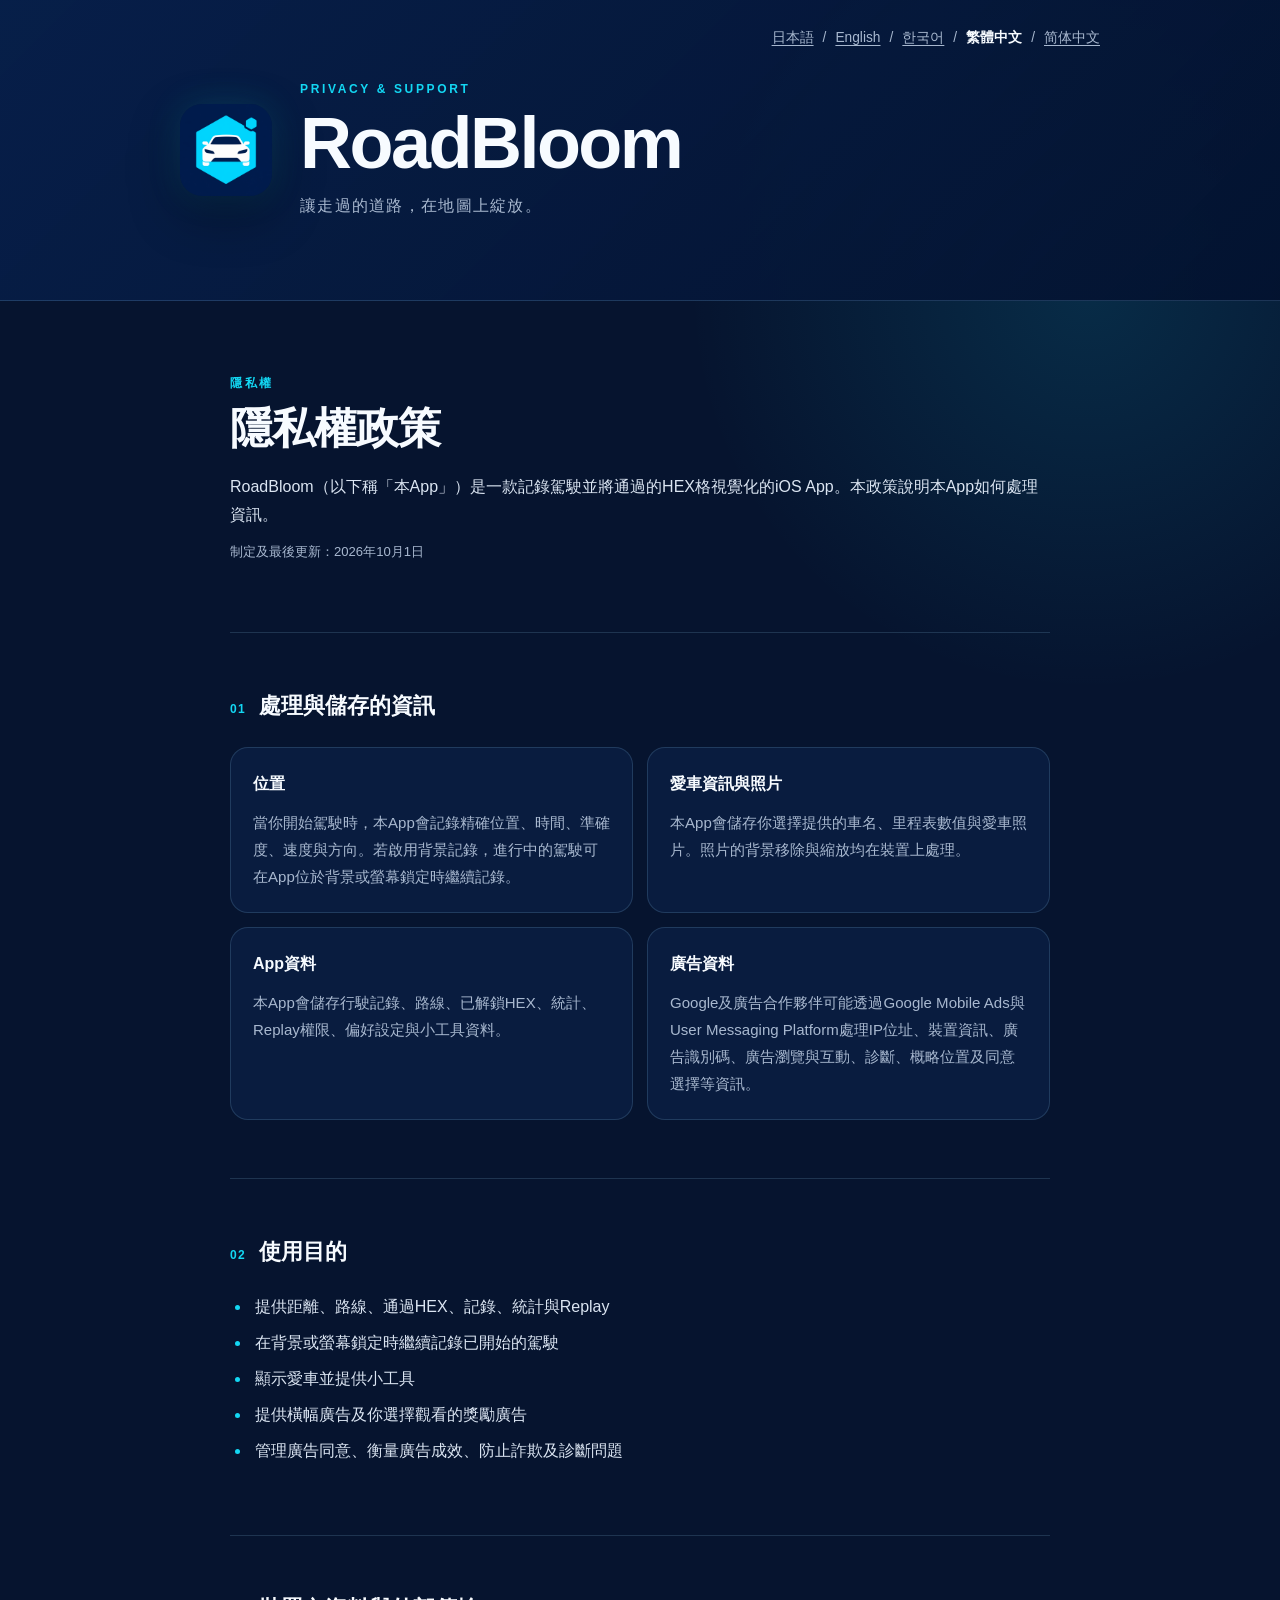
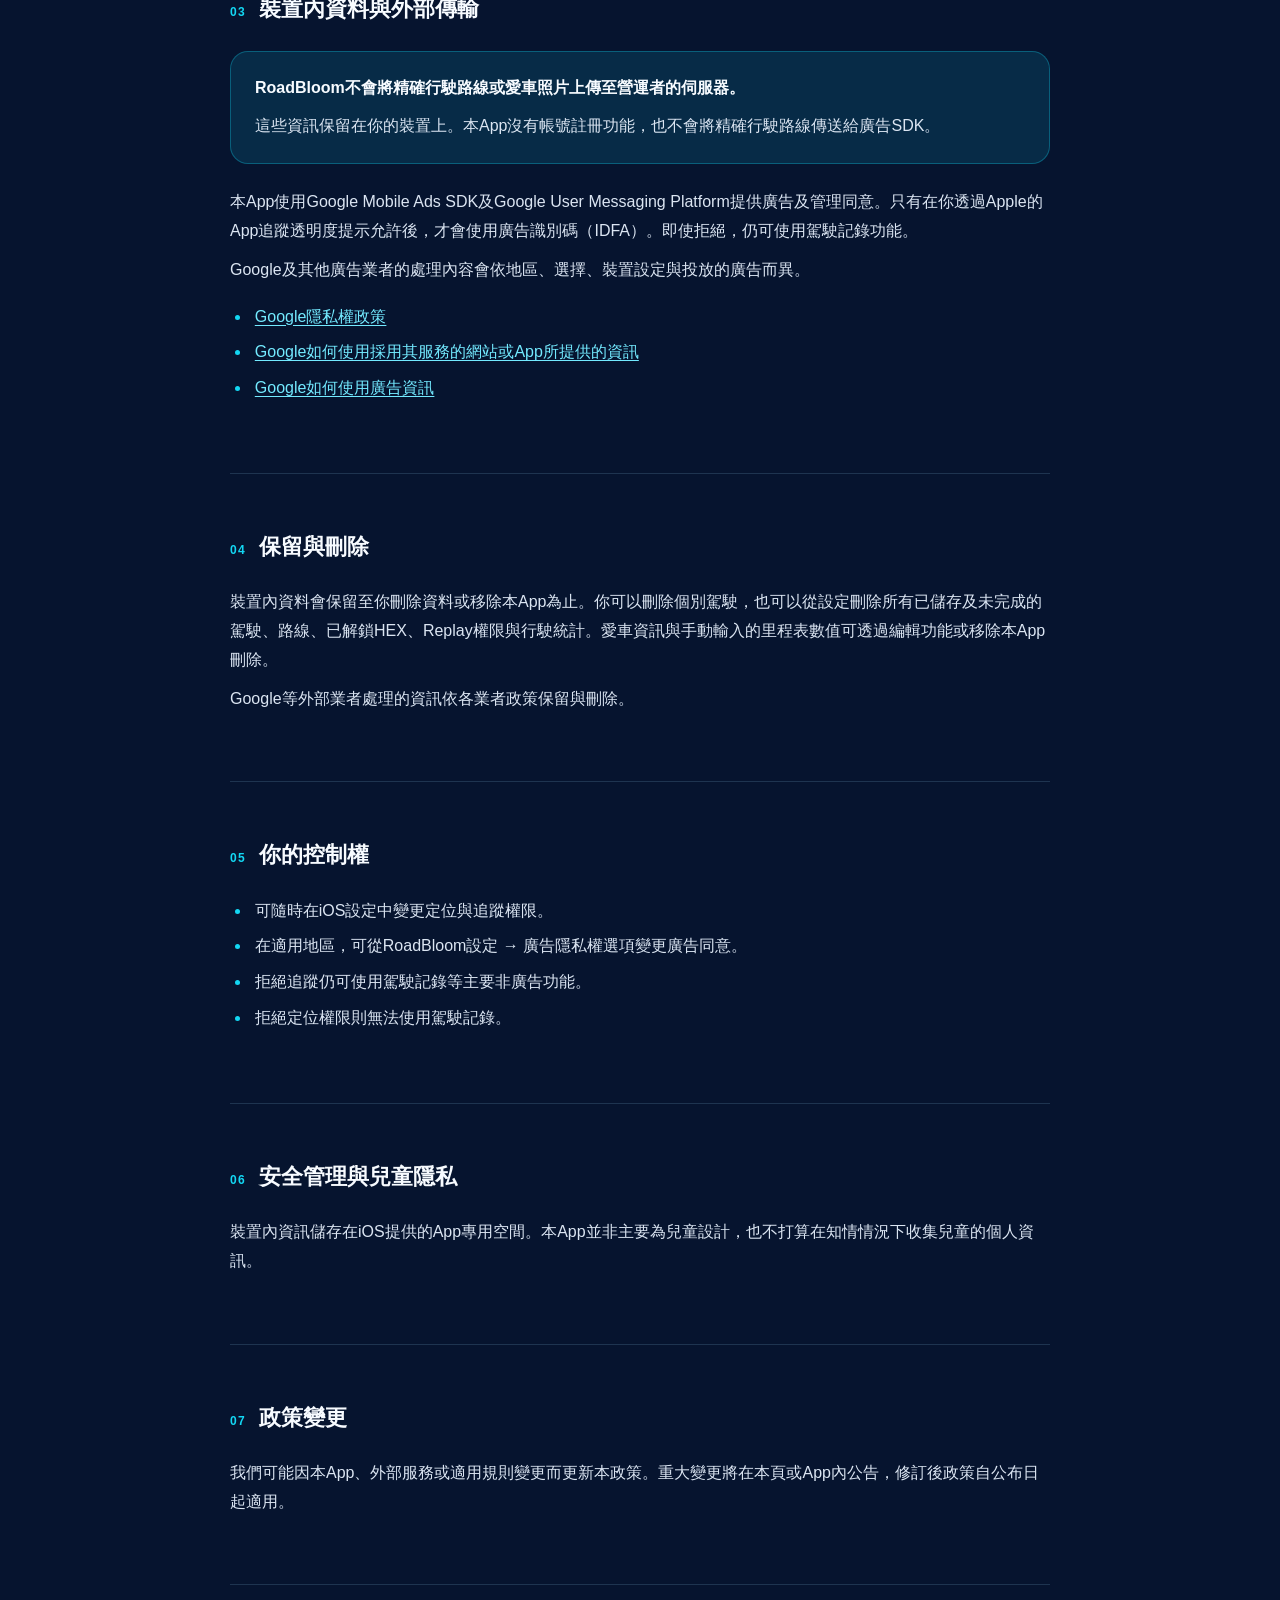
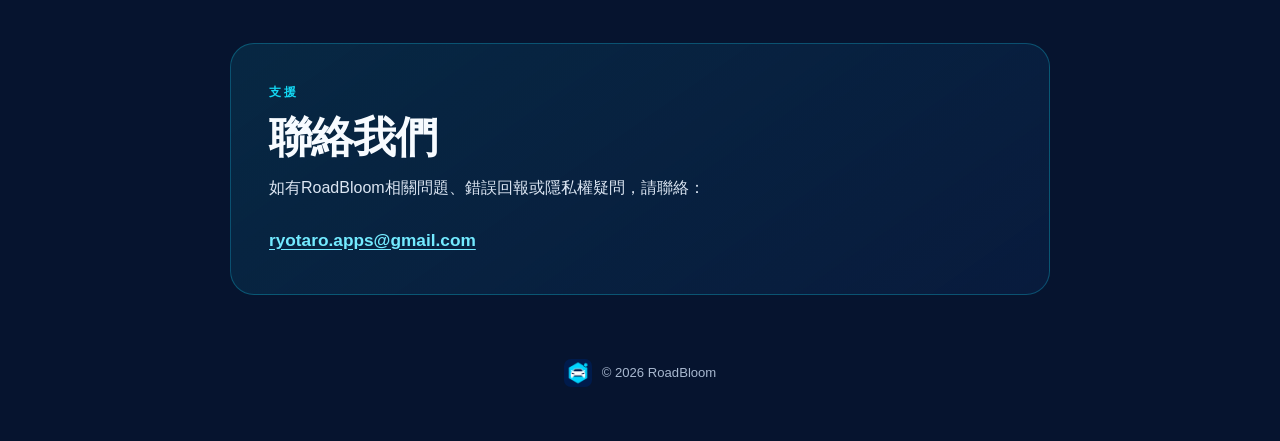
<file: zh-Hant.html>
<!doctype html>
<html lang="zh-Hant">
<head>
  <meta charset="utf-8">
  <meta name="viewport" content="width=device-width, initial-scale=1">
  <meta name="description" content="RoadBloom隱私權政策與支援資訊">
  <meta name="theme-color" content="#071a3d">
  <link rel="canonical" href="https://tarochi94.github.io/roadbloom-privacy/zh-Hant.html">
  <link rel="icon" href="./app-icon.png">
  <link rel="stylesheet" href="./styles.css">
  <title>隱私權政策 | RoadBloom</title>
</head>
<body>
  <header class="hero"><div class="hero-inner">
    <nav class="language" aria-label="語言">
      <a href="./index.html" lang="ja">日本語</a><span aria-hidden="true">/</span>
      <a href="./en.html" lang="en">English</a><span aria-hidden="true">/</span>
      <a href="./ko.html" lang="ko">한국어</a><span aria-hidden="true">/</span>
      <span aria-current="page">繁體中文</span><span aria-hidden="true">/</span>
      <a href="./zh-Hans.html" lang="zh-Hans">简体中文</a>
    </nav>
    <img class="app-icon" src="./app-icon.png" width="92" height="92" alt="RoadBloom App圖示">
    <div><p class="eyebrow">PRIVACY &amp; SUPPORT</p><h1>RoadBloom</h1><p class="tagline">讓走過的道路，在地圖上綻放。</p></div>
  </div></header>
  <main>
    <section class="intro" aria-labelledby="privacy-title"><p class="kicker">隱私權</p><h2 id="privacy-title">隱私權政策</h2><p>RoadBloom（以下稱「本App」）是一款記錄駕駛並將通過的HEX格視覺化的iOS App。本政策說明本App如何處理資訊。</p><p class="updated">制定及最後更新：2026年10月1日</p></section>
    <section><h3><span>01</span>處理與儲存的資訊</h3><div class="grid">
      <article class="card"><h4>位置</h4><p>當你開始駕駛時，本App會記錄精確位置、時間、準確度、速度與方向。若啟用背景記錄，進行中的駕駛可在App位於背景或螢幕鎖定時繼續記錄。</p></article>
      <article class="card"><h4>愛車資訊與照片</h4><p>本App會儲存你選擇提供的車名、里程表數值與愛車照片。照片的背景移除與縮放均在裝置上處理。</p></article>
      <article class="card"><h4>App資料</h4><p>本App會儲存行駛記錄、路線、已解鎖HEX、統計、Replay權限、偏好設定與小工具資料。</p></article>
      <article class="card"><h4>廣告資料</h4><p>Google及廣告合作夥伴可能透過Google Mobile Ads與User Messaging Platform處理IP位址、裝置資訊、廣告識別碼、廣告瀏覽與互動、診斷、概略位置及同意選擇等資訊。</p></article>
    </div></section>
    <section><h3><span>02</span>使用目的</h3><ul><li>提供距離、路線、通過HEX、記錄、統計與Replay</li><li>在背景或螢幕鎖定時繼續記錄已開始的駕駛</li><li>顯示愛車並提供小工具</li><li>提供橫幅廣告及你選擇觀看的獎勵廣告</li><li>管理廣告同意、衡量廣告成效、防止詐欺及診斷問題</li></ul></section>
    <section><h3><span>03</span>裝置內資料與外部傳輸</h3>
      <div class="notice"><strong>RoadBloom不會將精確行駛路線或愛車照片上傳至營運者的伺服器。</strong><p>這些資訊保留在你的裝置上。本App沒有帳號註冊功能，也不會將精確行駛路線傳送給廣告SDK。</p></div>
      <p>本App使用Google Mobile Ads SDK及Google User Messaging Platform提供廣告及管理同意。只有在你透過Apple的App追蹤透明度提示允許後，才會使用廣告識別碼（IDFA）。即使拒絕，仍可使用駕駛記錄功能。</p>
      <p>Google及其他廣告業者的處理內容會依地區、選擇、裝置設定與投放的廣告而異。</p>
      <ul class="links"><li><a href="https://policies.google.com/privacy">Google隱私權政策</a></li><li><a href="https://policies.google.com/technologies/partner-sites">Google如何使用採用其服務的網站或App所提供的資訊</a></li><li><a href="https://policies.google.com/technologies/ads">Google如何使用廣告資訊</a></li></ul>
    </section>
    <section><h3><span>04</span>保留與刪除</h3><p>裝置內資料會保留至你刪除資料或移除本App為止。你可以刪除個別駕駛，也可以從設定刪除所有已儲存及未完成的駕駛、路線、已解鎖HEX、Replay權限與行駛統計。愛車資訊與手動輸入的里程表數值可透過編輯功能或移除本App刪除。</p><p>Google等外部業者處理的資訊依各業者政策保留與刪除。</p></section>
    <section><h3><span>05</span>你的控制權</h3><ul><li>可隨時在iOS設定中變更定位與追蹤權限。</li><li>在適用地區，可從RoadBloom設定 → 廣告隱私權選項變更廣告同意。</li><li>拒絕追蹤仍可使用駕駛記錄等主要非廣告功能。</li><li>拒絕定位權限則無法使用駕駛記錄。</li></ul></section>
    <section><h3><span>06</span>安全管理與兒童隱私</h3><p>裝置內資訊儲存在iOS提供的App專用空間。本App並非主要為兒童設計，也不打算在知情情況下收集兒童的個人資訊。</p></section>
    <section><h3><span>07</span>政策變更</h3><p>我們可能因本App、外部服務或適用規則變更而更新本政策。重大變更將在本頁或App內公告，修訂後政策自公布日起適用。</p></section>
    <section id="support" class="support"><p class="kicker">支援</p><h2>聯絡我們</h2><p>如有RoadBloom相關問題、錯誤回報或隱私權疑問，請聯絡：</p><a class="email" href="mailto:ryotaro.apps@gmail.com">ryotaro.apps@gmail.com</a></section>
  </main>
  <footer><img src="./app-icon.png" width="28" height="28" alt=""><span>© 2026 RoadBloom</span></footer>
</body>
</html>
</file>
<file: styles.css>
:root {
  color-scheme: dark;
  --navy: #06142f;
  --navy-soft: #0b2149;
  --cyan: #13d7f3;
  --cyan-soft: rgba(19, 215, 243, .12);
  --white: #f7fbff;
  --muted: #a8b8cf;
  --line: rgba(153, 218, 255, .16);
  --card: rgba(12, 34, 73, .64);
}

* { box-sizing: border-box; }
html { scroll-behavior: smooth; }
body {
  margin: 0;
  color: var(--white);
  background:
    radial-gradient(circle at 85% 8%, rgba(19, 215, 243, .12), transparent 25rem),
    var(--navy);
  font-family: -apple-system, BlinkMacSystemFont, "Hiragino Sans", "Yu Gothic", "Segoe UI", sans-serif;
  line-height: 1.8;
  -webkit-font-smoothing: antialiased;
}

a { color: #73eaff; text-underline-offset: .2em; }
a:hover { color: #baf6ff; }

.hero {
  border-bottom: 1px solid var(--line);
  background: linear-gradient(135deg, rgba(7, 33, 79, .82), rgba(3, 18, 47, .94));
}

.hero-inner {
  position: relative;
  width: min(920px, calc(100% - 40px));
  min-height: 300px;
  margin: 0 auto;
  display: flex;
  align-items: center;
  gap: 28px;
}

.language {
  position: absolute;
  top: 26px;
  right: 0;
  display: flex;
  gap: 9px;
  color: var(--muted);
  font-size: .86rem;
  flex-wrap: wrap;
  justify-content: flex-end;
}

.language a { color: var(--muted); }
.language [aria-current="page"] { color: var(--white); font-weight: 700; }

.app-icon {
  border-radius: 22px;
  box-shadow: 0 18px 50px rgba(0, 0, 0, .34), 0 0 34px rgba(19, 215, 243, .16);
}

.eyebrow, .kicker {
  margin: 0 0 6px;
  color: var(--cyan);
  font-size: .75rem;
  font-weight: 800;
  letter-spacing: .22em;
  text-transform: uppercase;
}

h1 {
  margin: 0;
  font-size: clamp(2.4rem, 8vw, 4.5rem);
  line-height: 1;
  letter-spacing: -.035em;
}

.tagline { margin: 13px 0 0; color: var(--muted); letter-spacing: .08em; }

main { width: min(820px, calc(100% - 40px)); margin: 0 auto; }
section { padding: 58px 0; border-bottom: 1px solid var(--line); }
.intro { padding-top: 72px; }

h2 {
  margin: 0 0 18px;
  font-size: clamp(1.8rem, 5vw, 2.7rem);
  line-height: 1.25;
  letter-spacing: -.025em;
}

h3 {
  display: flex;
  align-items: baseline;
  gap: 13px;
  margin: 0 0 26px;
  font-size: 1.35rem;
  line-height: 1.4;
}

h3 span { color: var(--cyan); font-size: .75rem; letter-spacing: .12em; }
h4 { margin: 0 0 8px; font-size: 1rem; }
p { margin: 10px 0; color: #dbe5f2; }
.updated { color: var(--muted); font-size: .82rem; }
ul { margin: 12px 0; padding-left: 1.3rem; color: #dbe5f2; }
li { margin: 7px 0; padding-left: .25rem; }
li::marker { color: var(--cyan); }

.grid {
  display: grid;
  grid-template-columns: repeat(2, minmax(0, 1fr));
  gap: 14px;
}

.card {
  padding: 22px;
  border: 1px solid var(--line);
  border-radius: 18px;
  background: var(--card);
}

.card p { margin-bottom: 0; color: var(--muted); font-size: .94rem; }
.notice {
  margin: 8px 0 24px;
  padding: 22px 24px;
  border: 1px solid rgba(19, 215, 243, .3);
  border-radius: 18px;
  background: var(--cyan-soft);
}
.notice strong { color: var(--white); }
.notice p { margin-bottom: 0; }
.links { margin-top: 18px; }

.support {
  margin: 58px 0;
  padding: 38px;
  border: 1px solid rgba(19, 215, 243, .28);
  border-radius: 24px;
  background: linear-gradient(145deg, rgba(19, 215, 243, .1), rgba(11, 33, 73, .55));
}

.support h2 { margin-bottom: 10px; }
.email { display: inline-block; margin-top: 12px; font-size: 1.08rem; font-weight: 800; }

footer {
  display: flex;
  align-items: center;
  justify-content: center;
  gap: 10px;
  padding: 6px 20px 54px;
  color: var(--muted);
  font-size: .82rem;
}
footer img { border-radius: 7px; }

@media (max-width: 620px) {
  .hero-inner { min-height: 320px; align-items: flex-end; padding-bottom: 48px; }
  .app-icon { width: 72px; height: 72px; border-radius: 17px; }
  .grid { grid-template-columns: 1fr; }
  .support { padding: 26px; }
}

@media (prefers-reduced-motion: reduce) {
  html { scroll-behavior: auto; }
}
</file>
